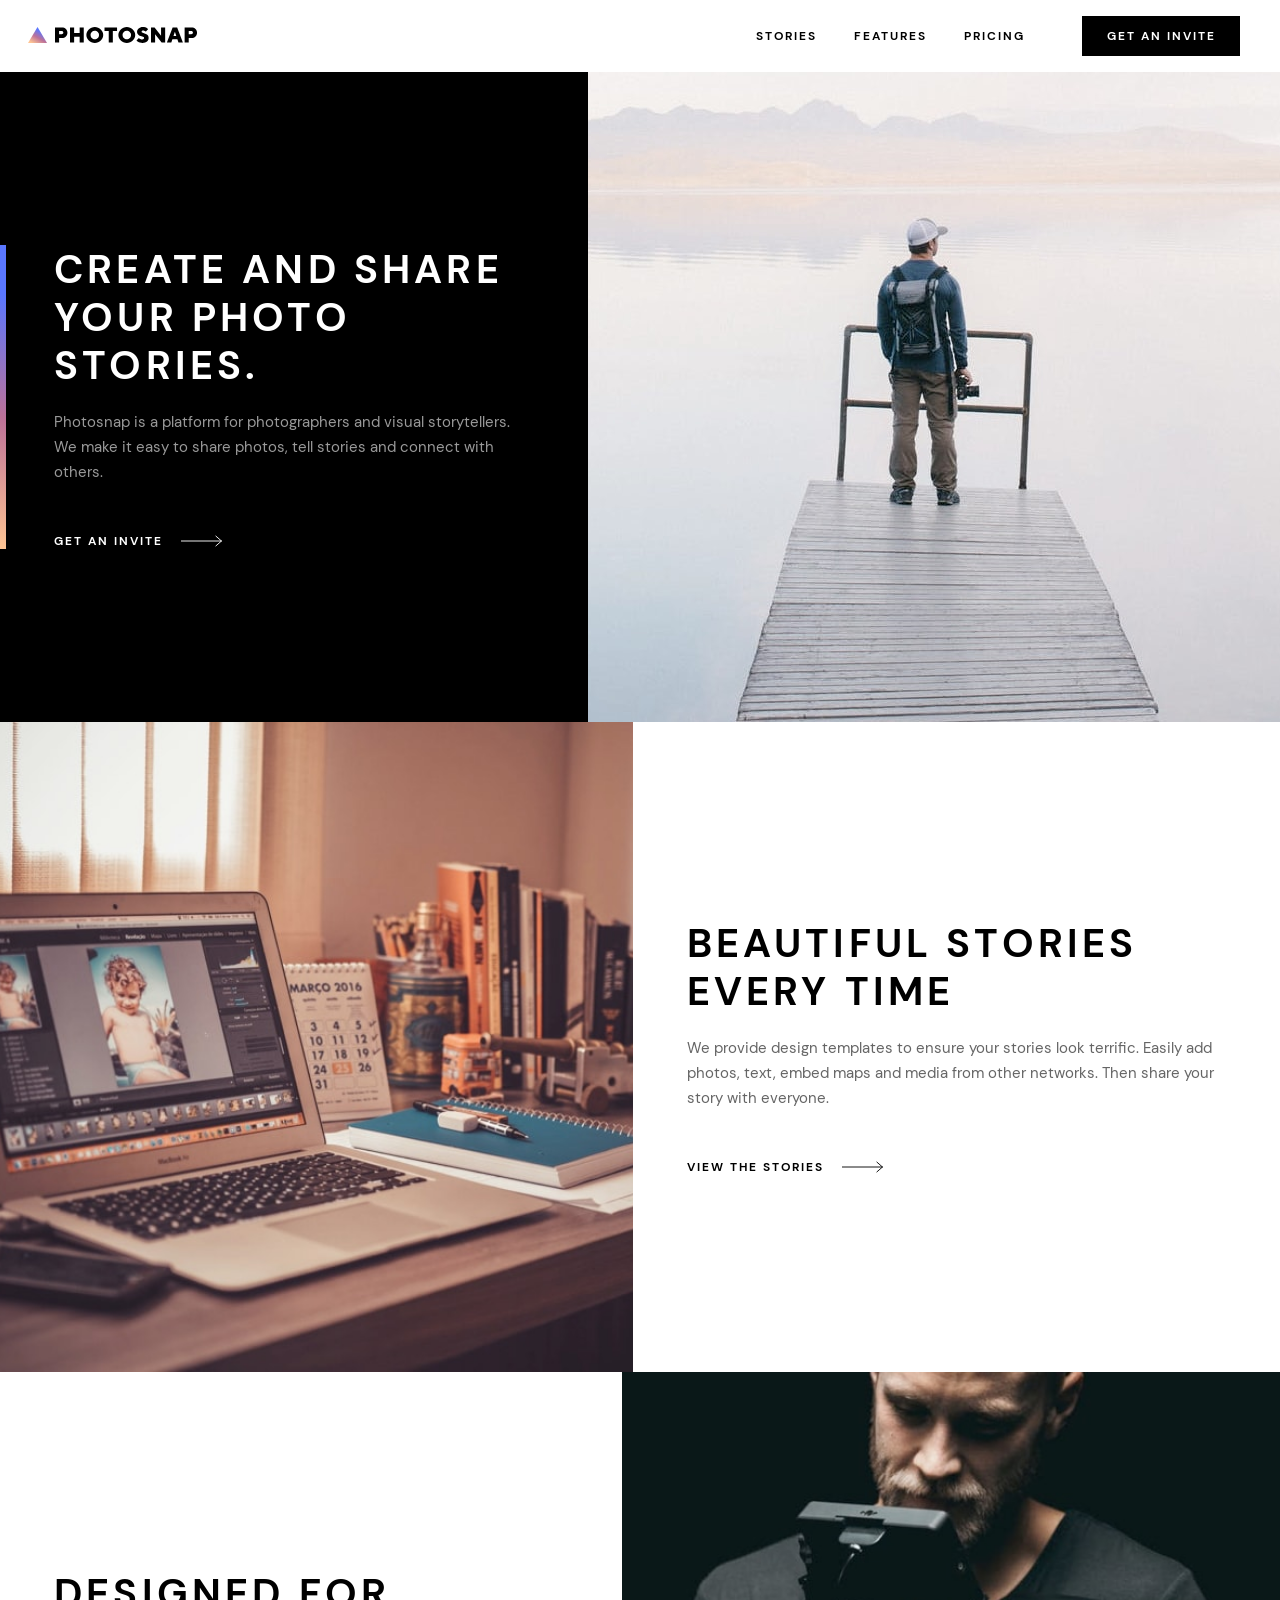
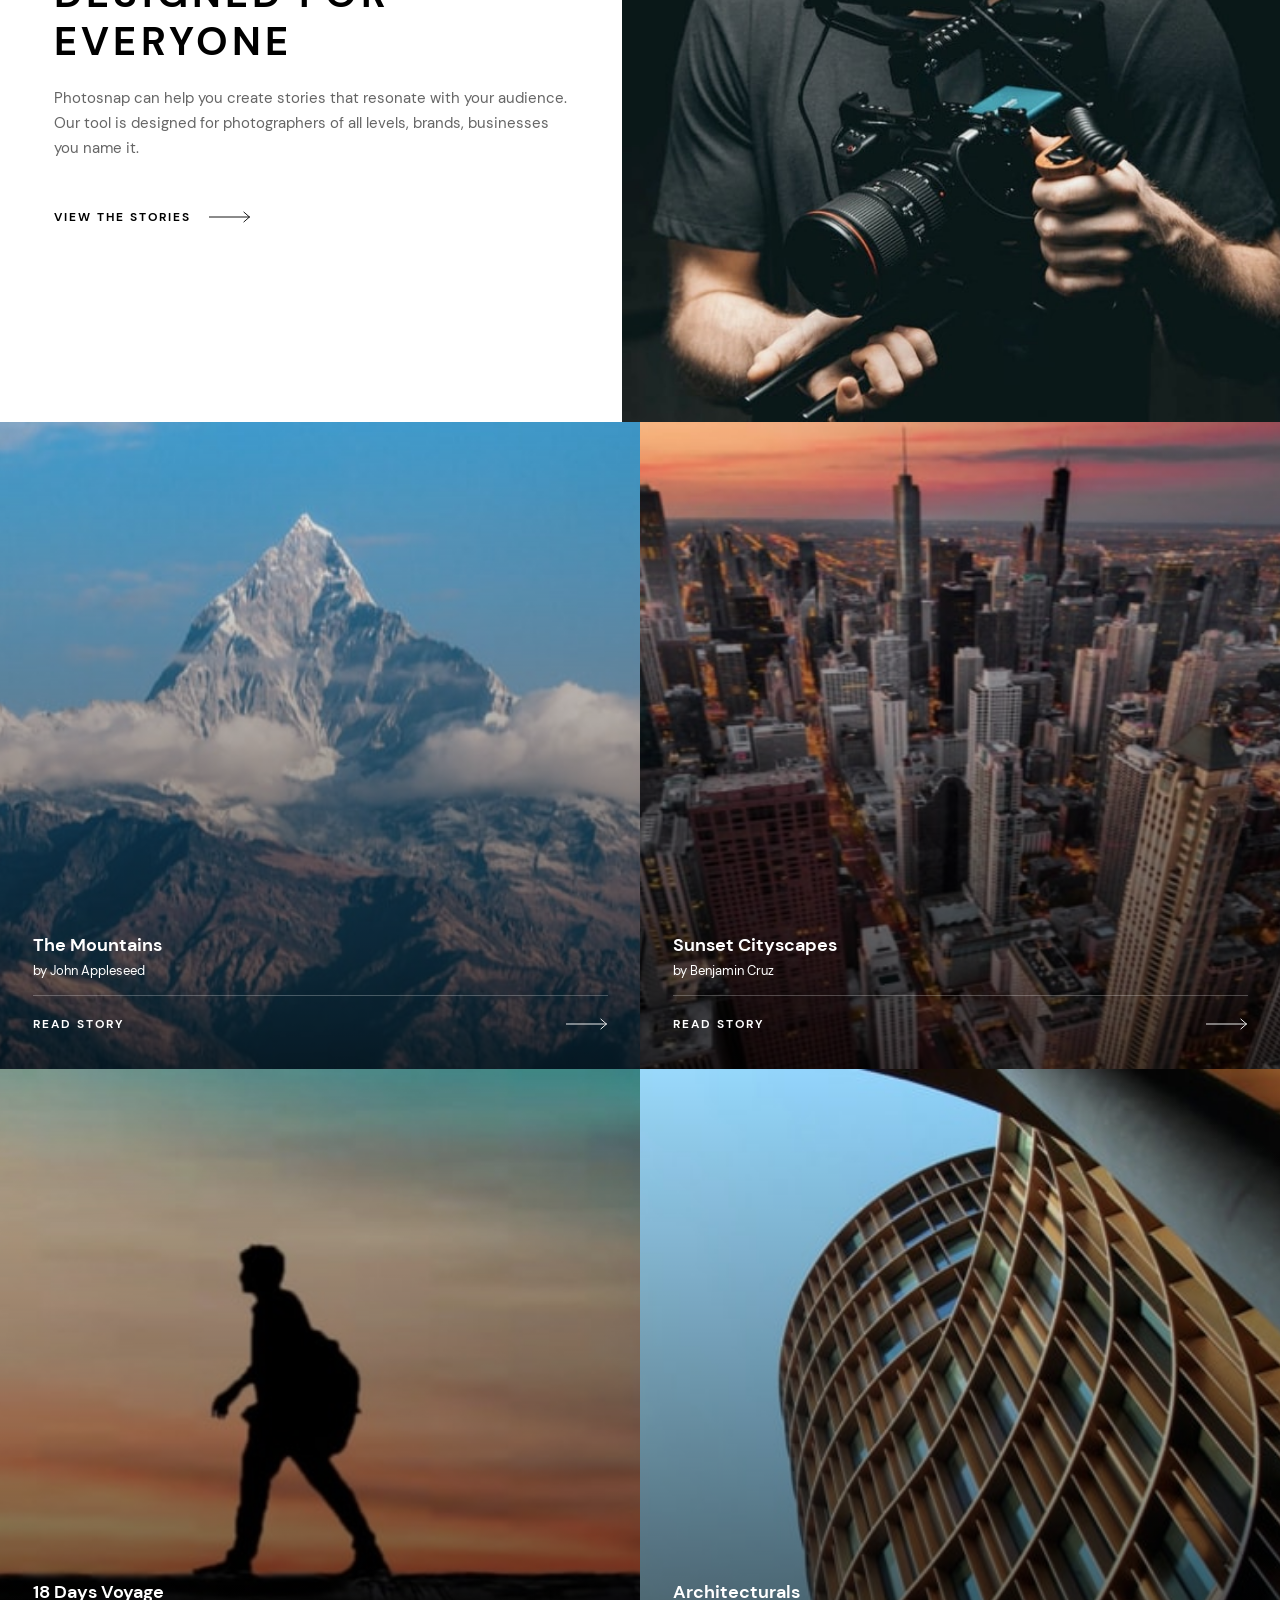
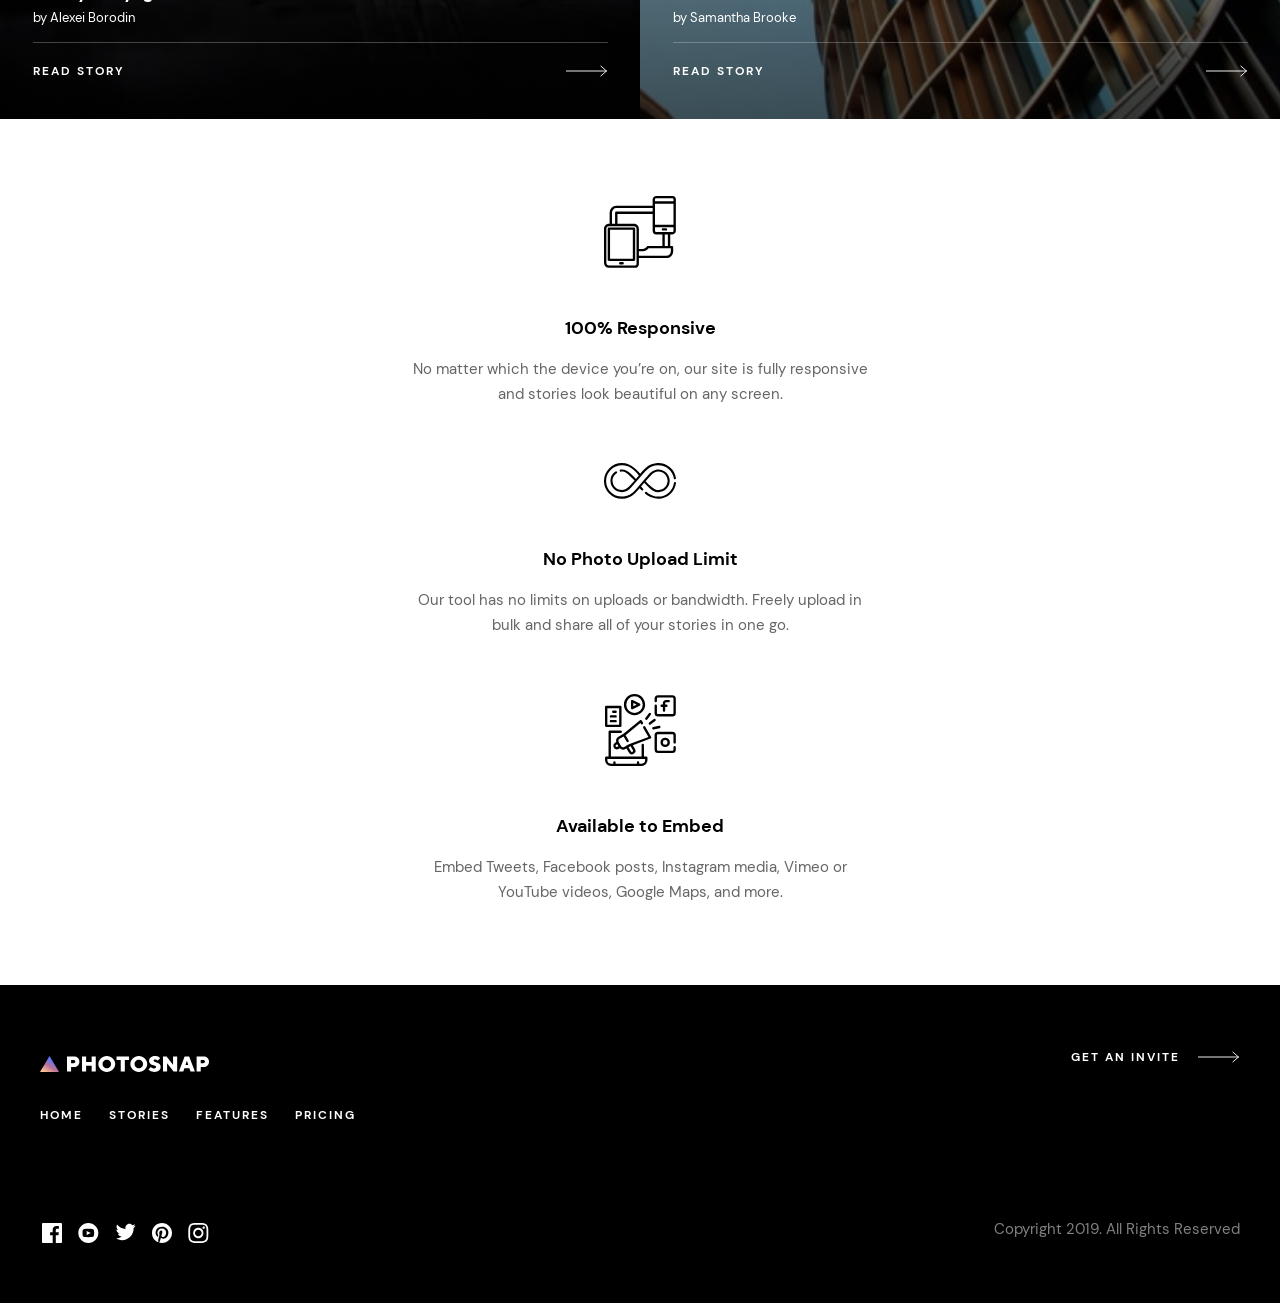
<file: index.html>
<!DOCTYPE html>
<html lang="en">

  <head>
    <meta charset="UTF-8" />
    <meta http-equiv="X-UA-Compatible" content="IE=edge" />
    <meta name="viewport" content="width=device-width, initial-scale=1.0" />
    <link rel="icon" href="Assets/favicon-32x32.png">
    <link rel="stylesheet" href="./Css/reset.css" />
    <link rel="stylesheet" href="./Css/style.css" />
    <link
      rel="shortcut icon"
      href="./Assets/favicon-32x32.png"
      type="image/x-icon"
    />
    <title>Photosnap - Home</title>
  </head>
  <body>
    <header>

      <div id="nav_bar" class="header_wrapper">

        <div class="site_logo">
          <a href="./index.html"><img src="./Assets/shared/desktop/logo.svg" alt="site logo">
          </a>
        </div>
        <div class="centred_items">
          <label>

            <input type="checkbox" id="checkbox" />
            <span class="menu" id="hamburger">
              <span class="hamburger"></span>
            </span>
            <ul class="burger_list">

              <li><a class="hover_op" href="./stories.html">STORIES</a></li>
              <li><a class="hover_op" href="./features.html">FEATURES</a></li>
              <li><a class="hover_op" href="./pricing.html">PRICING</a></li>
              <li class="divider"></li>
              <li>
                <a class="invite centred_items" href="./index.html"
                  >GET AN INVITE</a
                >
              </li>
            </ul>
          </label>
        </div>
        <div class="classic_navbar">
          <div class="nav_bar_flex">
            <a class="classic_navbar_t" href="./stories.html">STORIES</a>
            <a class="classic_navbar_t" href="./features.html">FEATURES</a>
            <a class="classic_navbar_t" href="./pricing.html">PRICING</a>
          </div>
          <a class="classic_navbar_invite" href="./index.html">GET AN INVITE</a>
        </div>
      </div>
    </header>
    <button id="fixed-button" class="bob_effect" onclick="scrollUp()">
      <img src="./Assets/mouse-cursor.png" alt="" />
    </button>
    <section>
      <div class="create_and_share">
        <div class="image_container">
          <img
            class="image_container mobile_images"
            src="./Assets/home/mobile/create-and-share.jpg"
            alt="Creat and share image"
          />
          <img
            class="image_container tablet_images"
            src="./Assets/home/desktop/create-and-share.jpg"
            alt="Creat and share image"
          />
          <img
            class="image_container desktop_images"
            src="./Assets/home/desktop/create-and-share.jpg"
            alt="Creat and share image"
          />
        </div>
        <div class="content_container first_container">
          <div id="colorful_divider_left"></div>
          <div class="content_childF">
            <div id="colorful_divider"></div>

            <div class="content_max_width">
              <h1 class="firstH">Create and share your photo stories.</h1>
              <p class="firstP">
                Photosnap is a platform for photographers and visual
                storytellers. We make it easy to share photos, tell stories and
                connect with others.
              </p>
              <div class="invite_arrow">
                <h4 class="firstInvite hover-underline-animation">
                  GET AN INVITE
                </h4>
                <img
                  class="arrow_container"
                  src="./Assets/shared/desktop/arrow-white.svg"
                  alt="white arrow"
                />
              </div>

            </div>
          </div>
        </div>
      </div>
      <div class="beautiful_stories">
        <div class="image_container">
          <img
            class="image_container mobile_images"
            src="./Assets/home/mobile/beautiful-stories.jpg"
            alt="Creat and share image"
          />
          <img
            class="image_container tablet_images"
            src="./Assets/home/desktop/beautiful-stories.jpg"
            alt="Creat and share image"
          />
          <img
            class="image_container desktop_images"
            src="./Assets/home/desktop/beautiful-stories.jpg"
            alt="Creat and share image"
          />
        </div>
        <div class="content_container">
          <div class="content_child">
            <h1 class="content_headerTxt">
              BEAUTIFUL STORIES <br />
              EVERY TIME
            </h1>
            <p class="content_ParagrapTxt">
              We provide design templates to ensure your stories look terrific.
              Easily add photos, text, embed maps and media from other networks.
              Then share your story with everyone.
            </p>
            <div class="invite_arrow">
              <h4 class="content_invite hover-underline-animation black">
                VIEW THE STORIES
              </h4>
              <img
                class="arrow_container"
                src="./Assets/shared/desktop/arrow-black.svg"
                alt="black arrow"
              />
            </div>
          </div>
        </div>
      </div>
      <div class="designed_for_everyone">
        <div class="image_container">
          <img
            class="image_container mobile_images"
            src="./Assets/home/mobile/designed-for-everyone.jpg"
            alt="Creat and share image"
          />
          <img
            class="image_container tablet_images"
            src="./Assets/home/desktop/designed-for-everyone.jpg"
            alt="Creat and share image"
          />
          <img
            class="image_container desktop_images"
            src="./Assets/home/desktop/designed-for-everyone.jpg"
            alt="Creat and share image"
          />
        </div>
        <div class="content_container">
          <div class="content_child">
            <h1 class="content_headerTxt">DESIGNED FOR EVERYONE</h1>
            <p class="content_ParagrapTxt">
              Photosnap can help you create stories that resonate with your
              audience. Our tool is designed for photographers of all levels,
              brands, businesses you name it.
            </p>
            <div class="invite_arrow">
              <h4 class="content_invite hover-underline-animation black">
                VIEW THE STORIES
              </h4>
              <img
                class="arrow_container"
                src="./Assets/shared/desktop/arrow-black.svg"
                alt="black arrow"
              />
            </div>
          </div>
        </div>
      </div>
    </section>
    <section>
      <div>
        <div>
          <div class="tablet_view">
            <div class="image_container_popup">
              <img

                class="image_container image_up"
                src="./Assets/stories/mobile/mountains.jpg"
                alt="mountains image"
              />
              <div class="blur_effect image_up"></div>

              <div class="galery_textcontent">
                <div class="galery_textcontent_inner">
                  <div>
                    <h5 class="galeryH">The Mountains</h5>
                    <p class="galeryP">by John Appleseed</p>
                  </div>
                  <div class="galery_divider"></div>
                  <div class="galery_flex">
                    <h6 class="galeryh6 hover-underline-animation">
                      READ STORY
                    </h6>
                    <img
                      class="arrow_container"
                      src="./Assets/shared/desktop/arrow-white.svg"
                      alt="white arrow"
                    />
                  </div>
                </div>
              </div>
            </div>
            <div class="image_container_popup">
              <img

                class="image_container image_up"
                src="./Assets/stories/mobile/cityscapes.jpg"
                alt="cityscapes image"
              />
              <div class="blur_effect image_up"></div>

              <div class="galery_textcontent">
                <div class="galery_textcontent_inner">
                  <div>
                    <h5 class="galeryH">Sunset Cityscapes</h5>
                    <p class="galeryP">by Benjamin Cruz</p>
                  </div>
                  <div class="galery_divider"></div>
                  <div class="galery_flex">
                    <h6 class="galeryh6 hover-underline-animation">
                      READ STORY
                    </h6>
                    <img
                      class="arrow_container"
                      src="./Assets/shared/desktop/arrow-white.svg"
                      alt="white arrow"
                    />
                  </div>
                </div>
              </div>
            </div>
            <div class="image_container_popup">
              <img

                class="image_container image_up"
                src="./Assets/stories/mobile/18-days-voyage.jpg"
                alt="18 daysvoyage image"
              />
              <div class="blur_effect image_up"></div>

              <div class="galery_textcontent">
                <div class="galery_textcontent_inner">
                  <div>
                    <h5 class="galeryH">18 Days Voyage</h5>
                    <p class="galeryP">by Alexei Borodin</p>
                  </div>
                  <div class="galery_divider"></div>
                  <div class="galery_flex">
                    <h6 class="galeryh6 hover-underline-animation">
                      READ STORY
                    </h6>
                    <img
                      class="arrow_container"
                      src="./Assets/shared/desktop/arrow-white.svg"
                      alt="white arrow"
                    />
                  </div>
                </div>
              </div>
            </div>
            <div class="image_container_popup">
              <img

                class="image_container image_up"
                src="./Assets/stories/mobile/architecturals.jpg"
                alt="architecturals image"
              />
              <div class="blur_effect image_up"></div>

              <div class="galery_textcontent">
                <div class="galery_textcontent_inner">
                  <div>
                    <h5 class="galeryH">Architecturals</h5>
                    <p class="galeryP">by Samantha Brooke</p>
                  </div>
                  <div class="galery_divider"></div>
                  <div class="galery_flex">
                    <h6 class="galeryh6 hover-underline-animation">
                      READ STORY
                    </h6>
                    <img
                      class="arrow_container"
                      src="./Assets/shared/desktop/arrow-white.svg"
                      alt="white arrow"
                    />
                  </div>
                </div>
              </div>
            </div>
          </div>
        </div>
      </div>
    </section>
    <section>
      <div>
        <div class="lower_div">
          <div class="centred_items_second">
            <img
              src="./Assets/features/desktop/responsive.svg"
              alt="responsive logo"
            />
            <h6 class="lowerH">100% Responsive</h6>
            <p class="lowerP">
              No matter which the device you’re on, our site is fully responsive
              and stories look beautiful on any screen.
            </p>
          </div>
          <div class="centred_items_second">
            <img
              src="./Assets/features/desktop/no-limit.svg"
              alt="no limit logo"
            />

            <h6 class="lowerH lowerHx2">No Photo Upload Limit</h6>

            <p class="lowerP">
              Our tool has no limits on uploads or bandwidth. Freely upload in
              bulk and share all of your stories in one go.
            </p>
          </div>
          <div class="centred_items_second">
            <img src="./Assets/features/desktop/embed.svg" alt="embed logo" />
            <h6 class="lowerH">Available to Embed</h6>

            <p class="lowerP lowerHx3">

              Embed Tweets, Facebook posts, Instagram media, Vimeo or YouTube
              videos, Google Maps, and more.
            </p>
          </div>
        </div>
      </div>
    </section>
    <footer class="site_bottom centred_items">
      <div class="footer_inner">
        <div class="footer_tablet1">

          <a href="./index.html"
            ><img
              class="item1"
              src="./Assets/shared/desktop/logo-white.svg"
              alt="potosnap logo"
          /></a>

          <div class="footer_contact item2">
            <div class="flip-container">
              <div class="flipper">
                <div class="front">
                  <img src="./Assets/contact/white-FB.svg" alt="Image 1" />
                </div>
                <div class="back">
                  <img src="./Assets/contact/facebook.svg" alt="Image 2" />
                </div>
              </div>
            </div>
            <div class="flip-container">
              <div class="flipper">
                <div class="front">
                  <img src="./Assets/contact/white-YT.svg" alt="Image 1" />
                </div>
                <div class="back">
                  <img src="./Assets/contact/youtube.svg" alt="Image 2" />
                </div>
              </div>
            </div>
            <div class="flip-container">
              <div class="flipper">
                <div class="front">
                  <img src="./Assets/contact/white-Tw.svg" alt="Image 1" />
                </div>
                <div class="back">
                  <img src="./Assets/contact/twitter.svg" alt="Image 2" />
                </div>
              </div>
            </div>
            <div class="flip-container">
              <div class="flipper">
                <div class="front">
                  <img src="./Assets/contact/white-Pin.svg" alt="Image 1" />
                </div>
                <div class="back">
                  <img src="./Assets/contact/pinterest.svg" alt="Image 2" />
                </div>
              </div>
            </div>
            <div class="flip-container">
              <div class="flipper">
                <div class="front">
                  <img src="./Assets/contact/white-Insta.svg" alt="Image 1" />
                </div>
                <div class="back">
                  <img src="./Assets/contact/instagram.svg" alt="Image 2" />
                </div>
              </div>
            </div>
          </div>
          <div class="footer_nav item3">

            <a class="footer_nav_p" href="./index.html">Home</a>

            <a class="footer_nav_p" href="./stories.html">Stories</a>
            <a class="footer_nav_p" href="./features.html">Features</a>
            <a class="footer_nav_p" href="./pricing.html">Pricing</a>
          </div>
        </div>
        <div class="footer_tablet2">
          <div class="invite_arrow">
            <h4 class="firstInvite hover-underline-animation">GET AN INVITE</h4>
            <img
              class="arrow_container"
              src="./Assets/shared/desktop/arrow-white.svg"
              alt="white arrow"
            />
          </div>
          <p class="all_rights">Copyright 2019. All Rights Reserved</p>
        </div>
      </div>
    </footer>
    <script src="./Javascript/script.js"></script>
  </body>
</html>
</file>
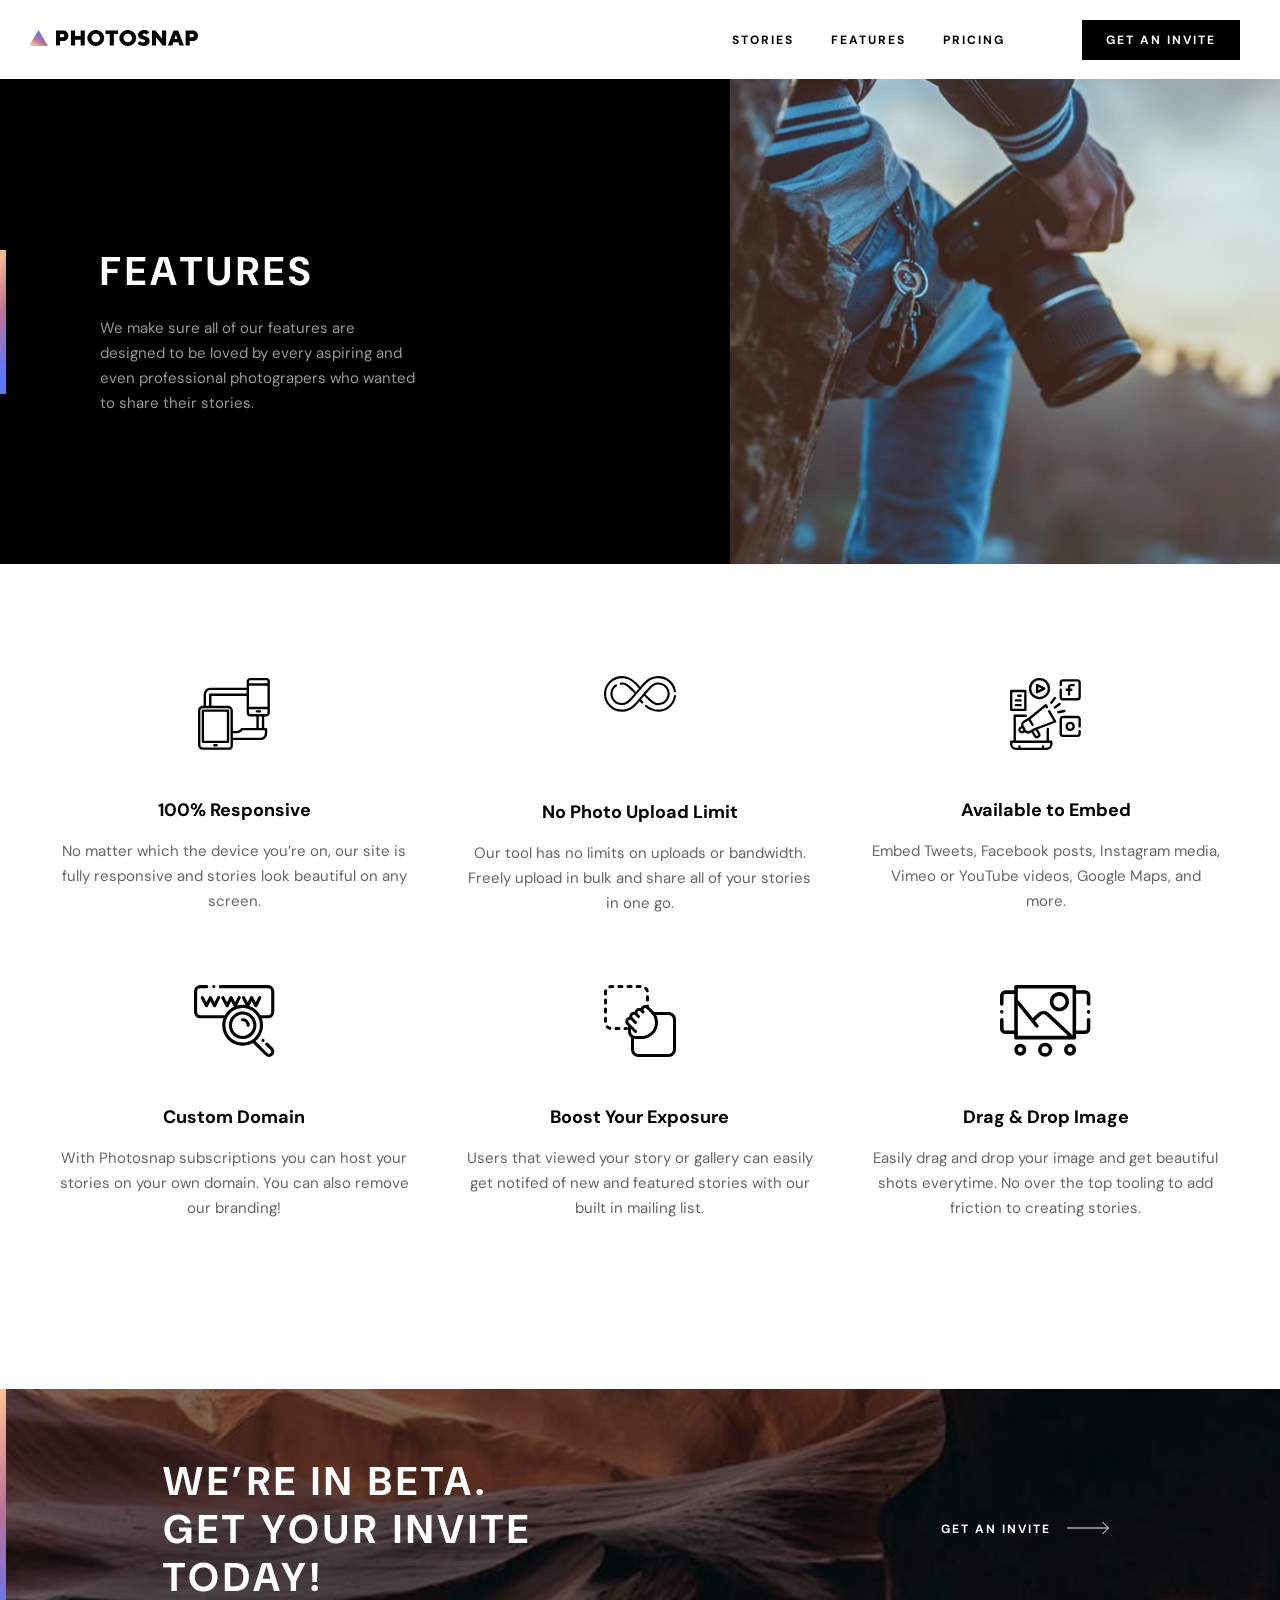
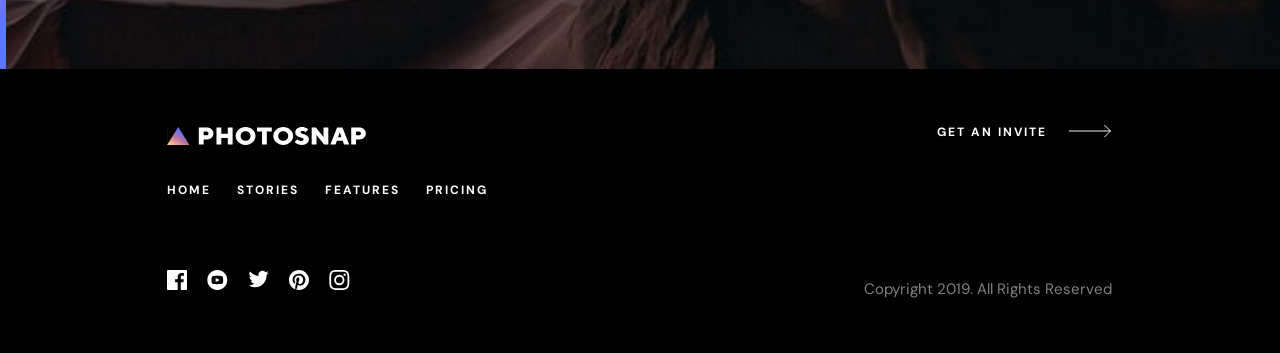
<file: features.html>
<!DOCTYPE html>
<html lang="en">

<head>
    <meta charset="UTF-8">
    <link rel="preconnect" href="https://fonts.googleapis.com">
    <link rel="preconnect" href="https://fonts.gstatic.com" crossorigin>
    <link
        href="https://fonts.googleapis.com/css2?family=Bai+Jamjuree:wght@400;600&family=DM+Sans:wght@400;700&display=swap"
        rel="stylesheet">
    <meta http-equiv="X-UA-Compatible" content="IE=edge">
    <meta name="viewport" content="width=device-width, initial-scale=1.0">
    <link rel="icon" href="Assets/favicon-32x32.png">
    <link rel="stylesheet" href="./features.css">
    <link rel="stylesheet" href="./feature-media.css">
    <title>Photosnap</title>
</head>

<body>
    <header>
        <div class="logo">
            <a href="./index.html">
                <img src="./Assets/shared/desktop/logo.svg" alt="logo">
            </a>
            <button class="btn">
                <span></span>
                <span></span>
            </button>
        </div>

        <div class="menu">
            <ul>
                <li><a href="./stories.html">STORIES</a></li>
                <li><a href="./features.html">FEATURES</a></li>
                <li><a href="./pricing.html">PRICING</a></li>
                <li class="divider"></li>
                <li class="invite-li"><a class="invite" href="./index.html"></a>GET AN INVITE</li>
            </ul>
        </div>
        <div class="menu-clasic">
            <ul>
                <li class="menu-clasic-hover"><a href="./stories.html">STORIES</a></li>
                <li class="menu-clasic-hover"><a href="./features.html">FEATURES</a></li>
                <li class="menu-clasic-hover"><a href="./pricing.html">PRICING</a></li>
                <li class="invite-li-media"><a href="./index.html"></a>GET AN INVITE</li>
            </ul>
        </div>
    </header>

    <main>
        <section class="section-one">
            <div class="images-cont">
                <img class="hero-mobile" src="./Assets/features/mobile/hero.jpg" alt="hero">
                <img class="hero-tablet" src="./Assets/features/tablet/hero.jpg" alt="hero">
                <img class="hero-desktop" src="./Assets/features/desktop/hero.jpg" alt="hero">
            </div>
            <div class="line-one"></div>
            <div class="text">
                <h1 class="text-h1">FEATURES</h1>
                <p class="text-p">We make sure all of our features are designed to be loved by every aspiring and even
                    professional photograpers who wanted to share their stories.</p>
            </div>
        </section>

        <section class="section-two">
            <div class="txt">
                <img src="./Assets/features/desktop/responsive.svg" alt="responsive">
                <h2 class="txt-h2">100% Responsive</h2>
                <p class="txt-p">No matter which the device you’re on, our site is fully responsive and stories look
                    beautiful on any screen.</p>
            </div>
            <div class="txt">
                <img class="unlimit" src="./Assets/features/desktop/no-limit.svg" alt="no-limit">
                <h2 class="txt-h2">No Photo Upload Limit</h2>
                <p class="txt-p">Our tool has no limits on uploads or bandwidth. Freely upload in bulk and share all of
                    your stories in one go.</p>
            </div>
            <div class="txt">
                <img src="./Assets/features/desktop/embed.svg" alt="embed">
                <h2 class="txt-h2">Available to Embed</h2>
                <p class="txt-p">Embed Tweets, Facebook posts, Instagram media, Vimeo or YouTube videos, Google Maps,
                    and more. </p>
            </div>
            <div class="txt">
                <img src="./Assets/features/desktop/custom-domain.svg" alt="custom-domain">
                <h2 class="txt-h2">Custom Domain</h2>
                <p class="txt-p">With Photosnap subscriptions you can host your stories on your own domain. You can also
                    remove our branding!</p>
            </div>
            <div class="txt">
                <img src="./Assets/features/desktop/boost-exposure.svg" alt="boost-exposure">
                <h2 class="txt-h2">Boost Your Exposure</h2>
                <p class="txt-p">Users that viewed your story or gallery can easily get notifed of new and featured
                    stories with our built in mailing list.</p>
            </div>
            <div class="txt">
                <img src="./Assets/features/desktop/drag-drop.svg" alt="drag-drop">
                <h2 class="txt-h2">Drag & Drop Image</h2>
                <p class="txt-p">Easily drag and drop your image and get beautiful shots everytime. No over the top
                    tooling to add friction to creating stories.</p>
            </div>
        </section>

        <section class="section-three">
            <div class="line-two"></div>
            <div class="beta">
                <h1 class="beta-h1">We’re in beta. Get your invite today!</h1>
                <div class="beta-two-elements">
                    <p class="beta-p">GET AN INVITE</p>
                    <svg xmlns="http://www.w3.org/2000/svg" width="43" height="14">
                        <g fill="none" fill-rule="evenodd" stroke="#f2f2f2">
                            <path d="M0 7h41.864M35.428 1l6 6-6 6" />
                        </g>
                    </svg>
                </div>
            </div>
        </section>
    </main>

    <footer>
        <div class="footer-up">
            <div class="div-footer-logo">
                <a href="./index.html">
                    <img class="footer-logo" src="./Assets/shared/desktop/logo-white.svg" alt="">
                </a>
            </div>
            <div class="reverse">
                <div class="social-icons">
                    <div class="fb">
                        <svg xmlns="http://www.w3.org/2000/svg" width="20" height="20">
                            <defs>
                                <linearGradient id="a" x1="100%" x2="0%" y1="0%" y2="100%">
                                    <stop offset="0%" stop-color="#63AFDB" />
                                    <stop offset="100%" stop-color="#6028F1" />
                                </linearGradient>
                            </defs>
                            <path fill="url(#a)"
                                d="M18.896 0H1.104C.494 0 0 .494 0 1.104v17.793C0 19.506.494 20 1.104 20h9.58v-7.745H8.076V9.237h2.606V7.01c0-2.583 1.578-3.99 3.883-3.99 1.104 0 2.052.082 2.329.119v2.7h-1.598c-1.254 0-1.496.597-1.496 1.47v1.928h2.989l-.39 3.018h-2.6V20h5.098c.608 0 1.102-.494 1.102-1.104V1.104C20 .494 19.506 0 18.896 0z" />
                        </svg>
                    </div>
                    <div class="youtube">
                        <svg xmlns="http://www.w3.org/2000/svg" width="21" height="20">
                            <defs>
                                <linearGradient id="b" x1="0%" x2="100%" y1="100%" y2="0%">
                                    <stop offset="0%" stop-color="#D3205A" />
                                    <stop offset="100%" stop-color="#FF5A5A" />
                                </linearGradient>
                            </defs>
                            <path fill="url(#a)"
                                d="M43.33 0c-5.523 0-10 4.478-10 10 0 5.523 4.477 10 10 10s10-4.477 10-10c0-5.522-4.477-10-10-10zm3.7 14.077c-1.75.12-5.653.12-7.402 0-1.896-.13-2.117-1.059-2.131-4.077.014-3.024.237-3.947 2.131-4.077 1.75-.12 5.652-.12 7.403 0 1.897.13 2.117 1.059 2.132 4.077-.015 3.024-.237 3.947-2.132 4.077zm-5.367-6.029l4.098 1.949-4.098 1.955V8.048z"
                                transform="translate(-33)" />
                        </svg>
                    </div>
                    <div class="tw">
                        <svg xmlns="http://www.w3.org/2000/svg" width="21" height="18">
                            <defs>
                                <linearGradient id="c" x1="100%" x2="0%" y1="16.979%" y2="83.021%">
                                    <stop offset="0%" stop-color="#65FFEB" />
                                    <stop offset="100%" stop-color="#27718A" />
                                </linearGradient>
                            </defs>
                            <path fill="url(#a)"
                                d="M86.66 3.797a8.192 8.192 0 01-2.357.646 4.11 4.11 0 001.805-2.27 8.22 8.22 0 01-2.606.996 4.096 4.096 0 00-2.995-1.296c-2.65 0-4.596 2.472-3.998 5.038a11.648 11.648 0 01-8.457-4.287 4.109 4.109 0 001.27 5.478 4.086 4.086 0 01-1.858-.513c-.045 1.901 1.318 3.68 3.291 4.075a4.113 4.113 0 01-1.853.07 4.106 4.106 0 003.833 2.85 8.25 8.25 0 01-6.075 1.7 11.616 11.616 0 006.29 1.843c7.618 0 11.922-6.434 11.662-12.205a8.354 8.354 0 002.048-2.124z"
                                transform="translate(-66 -1)" />
                        </svg>
                    </div>
                    <div class="pin">
                        <svg xmlns="http://www.w3.org/2000/svg" width="20" height="20">
                            <defs>
                                <linearGradient id="d" x1="100%" x2="0%" y1="0%" y2="100%">
                                    <stop offset="0%" stop-color="#F6C683" />
                                    <stop offset="100%" stop-color="#DE3838" />
                                </linearGradient>
                            </defs>
                            <path fill="url(#a)"
                                d="M109.99 0c-5.522 0-10 4.477-10 10 0 4.237 2.636 7.855 6.356 9.312-.088-.791-.167-2.005.035-2.868.181-.78 1.172-4.97 1.172-4.97s-.299-.6-.299-1.486c0-1.39.806-2.428 1.81-2.428.852 0 1.264.64 1.264 1.408 0 .858-.546 2.14-.828 3.33-.236.995.5 1.807 1.48 1.807 1.778 0 3.144-1.874 3.144-4.58 0-2.393-1.72-4.068-4.176-4.068-2.845 0-4.515 2.135-4.515 4.34 0 .859.33 1.781.744 2.281a.3.3 0 01.069.288l-.278 1.133c-.044.183-.145.223-.335.134-1.249-.581-2.03-2.407-2.03-3.874 0-3.154 2.292-6.052 6.608-6.052 3.469 0 6.165 2.473 6.165 5.776 0 3.447-2.173 6.22-5.19 6.22-1.013 0-1.965-.525-2.291-1.148l-.623 2.378c-.226.869-.835 1.958-1.244 2.621.937.29 1.931.446 2.962.446 5.523 0 10-4.477 10-10s-4.477-10-10-10z"
                                transform="translate(-100)" />
                        </svg>
                    </div>
                    <div class="ins">
                        <svg xmlns="http://www.w3.org/2000/svg" width="21" height="20">
                            <defs>
                                <linearGradient id="e" x1="0%" x2="50%" y1="100%" y2="0%">
                                    <stop offset="0%" stop-color="#FFC593" />
                                    <stop offset="51.945%" stop-color="#BC7198" />
                                    <stop offset="100%" stop-color="#5A77FF" />
                                </linearGradient>
                            </defs>
                            <path fill="url(#a)"
                                d="M143.32 1.802c2.67 0 2.987.01 4.042.059 2.71.123 3.976 1.409 4.099 4.099.048 1.054.057 1.37.057 4.04 0 2.672-.01 2.988-.057 4.042-.124 2.687-1.387 3.975-4.1 4.099-1.054.048-1.37.058-4.041.058-2.67 0-2.987-.01-4.04-.058-2.718-.124-3.977-1.416-4.1-4.1-.048-1.054-.058-1.37-.058-4.041 0-2.67.01-2.986.058-4.04.124-2.69 1.387-3.977 4.1-4.1 1.054-.048 1.37-.058 4.04-.058zm0-1.802c-2.716 0-3.056.012-4.123.06-3.631.167-5.65 2.182-5.816 5.817-.05 1.067-.061 1.407-.061 4.123s.012 3.057.06 4.123c.167 3.632 2.182 5.65 5.817 5.817 1.067.048 1.407.06 4.123.06s3.057-.012 4.123-.06c3.629-.167 5.652-2.182 5.816-5.817.05-1.066.061-1.407.061-4.123s-.012-3.056-.06-4.122c-.163-3.629-2.18-5.65-5.816-5.817C146.377.01 146.036 0 143.32 0zm0 4.865a5.135 5.135 0 100 10.27 5.135 5.135 0 000-10.27zm0 8.468a3.333 3.333 0 110-6.666 3.333 3.333 0 010 6.666zm5.338-9.87a1.2 1.2 0 100 2.4 1.2 1.2 0 000-2.4z"
                                transform="translate(-133)" />
                        </svg>
                    </div>
                </div>
                <div class="pages">
                    <a class="footer-page-p" href="./index.html">
                        <p>Home</p>
                    </a>
                    <a class="footer-page-p" href="./stories.html">
                        <p>Stories</p>
                    </a>
                    <a class="footer-page-p" href="./features.html">
                        <p>Features</p>
                    </a>
                    <a class="footer-page-p" href="./pricing.html">
                        <p>Pricing</p>
                    </a>
                </div>
            </div>
        </div>
        <div class="footer-down">
            <div class="beta-two-elements-footer">
                <p class="beta-p">GET AN INVITE</p>
                <svg xmlns="http://www.w3.org/2000/svg" width="43" height="14">
                    <g fill="none" fill-rule="evenodd" stroke="#f2f2f2">
                        <path d="M0 7h41.864M35.428 1l6 6-6 6" />
                    </g>
                </svg>
            </div>
            <p class="copyright">Copyright 2019. All Rights Reserved</p>
        </div>
    </footer>

    <script src="./features.js"></script>
</body>

</html>
</file>
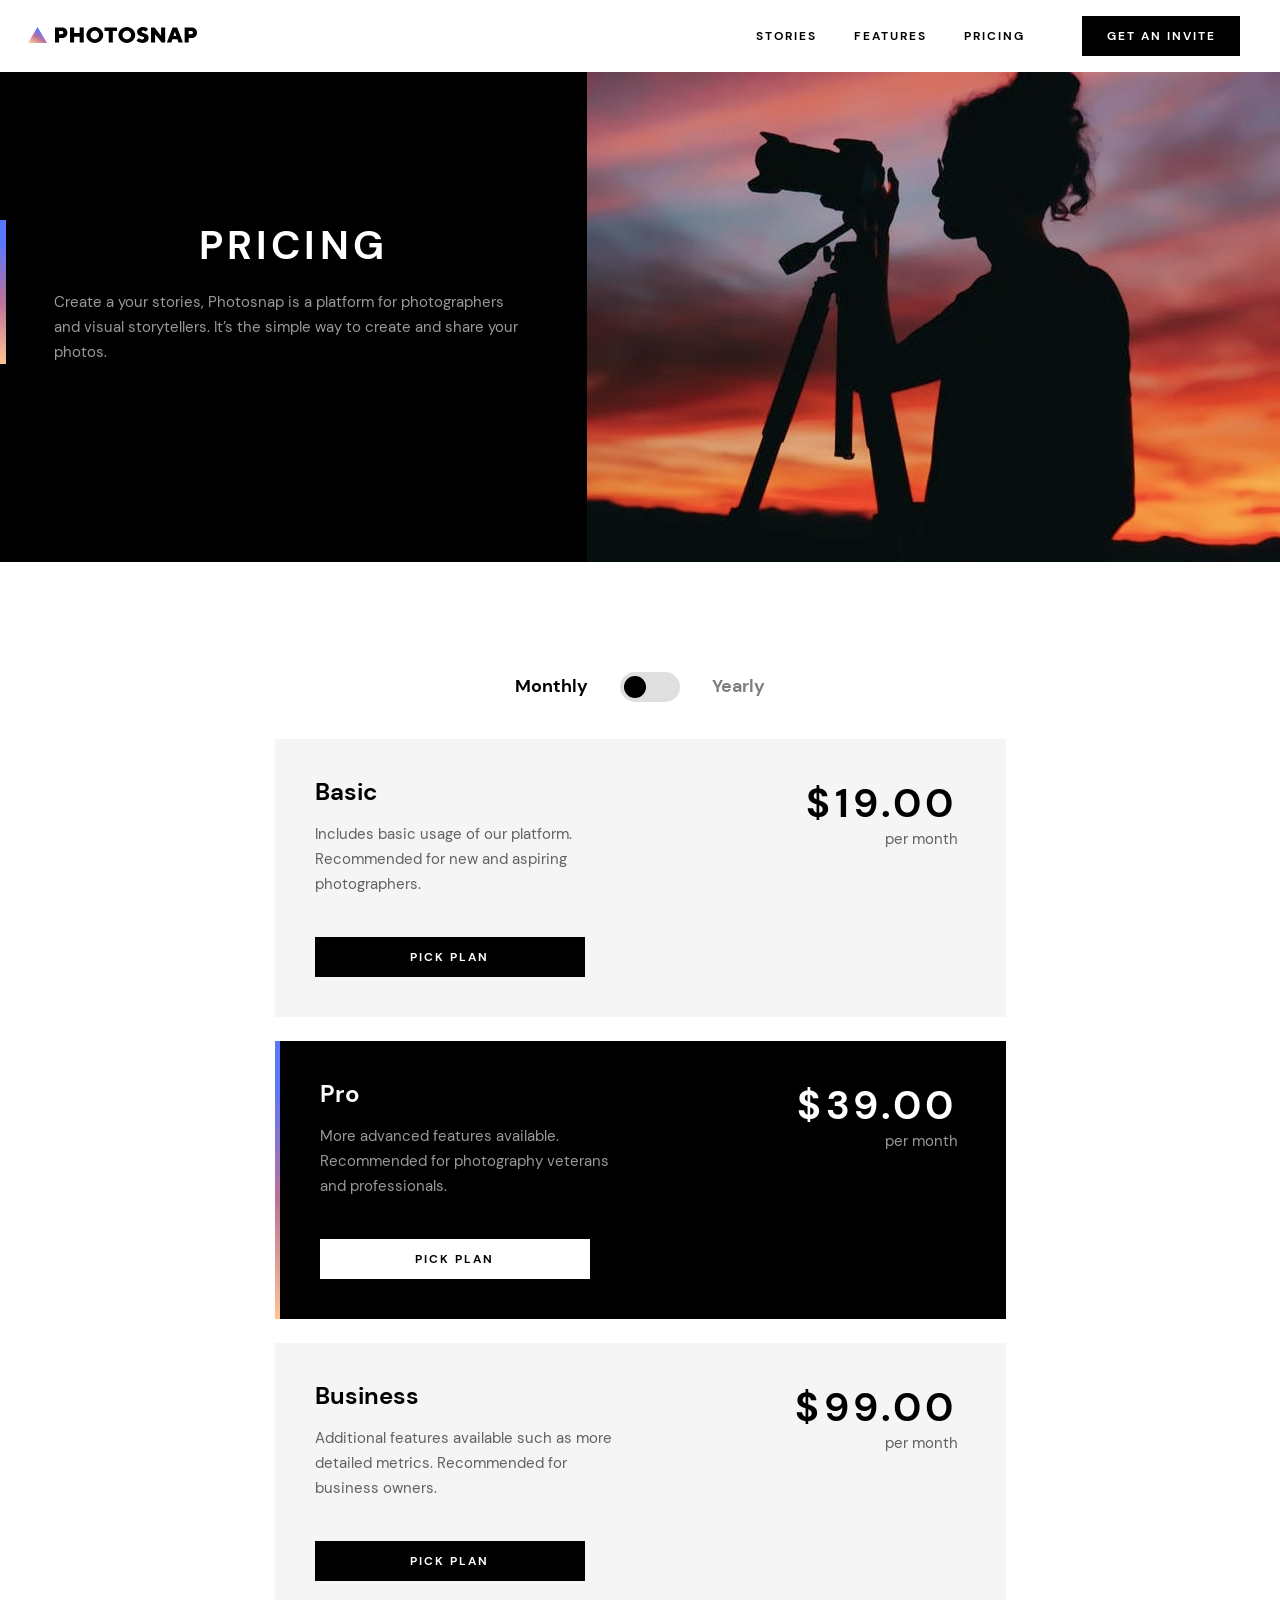
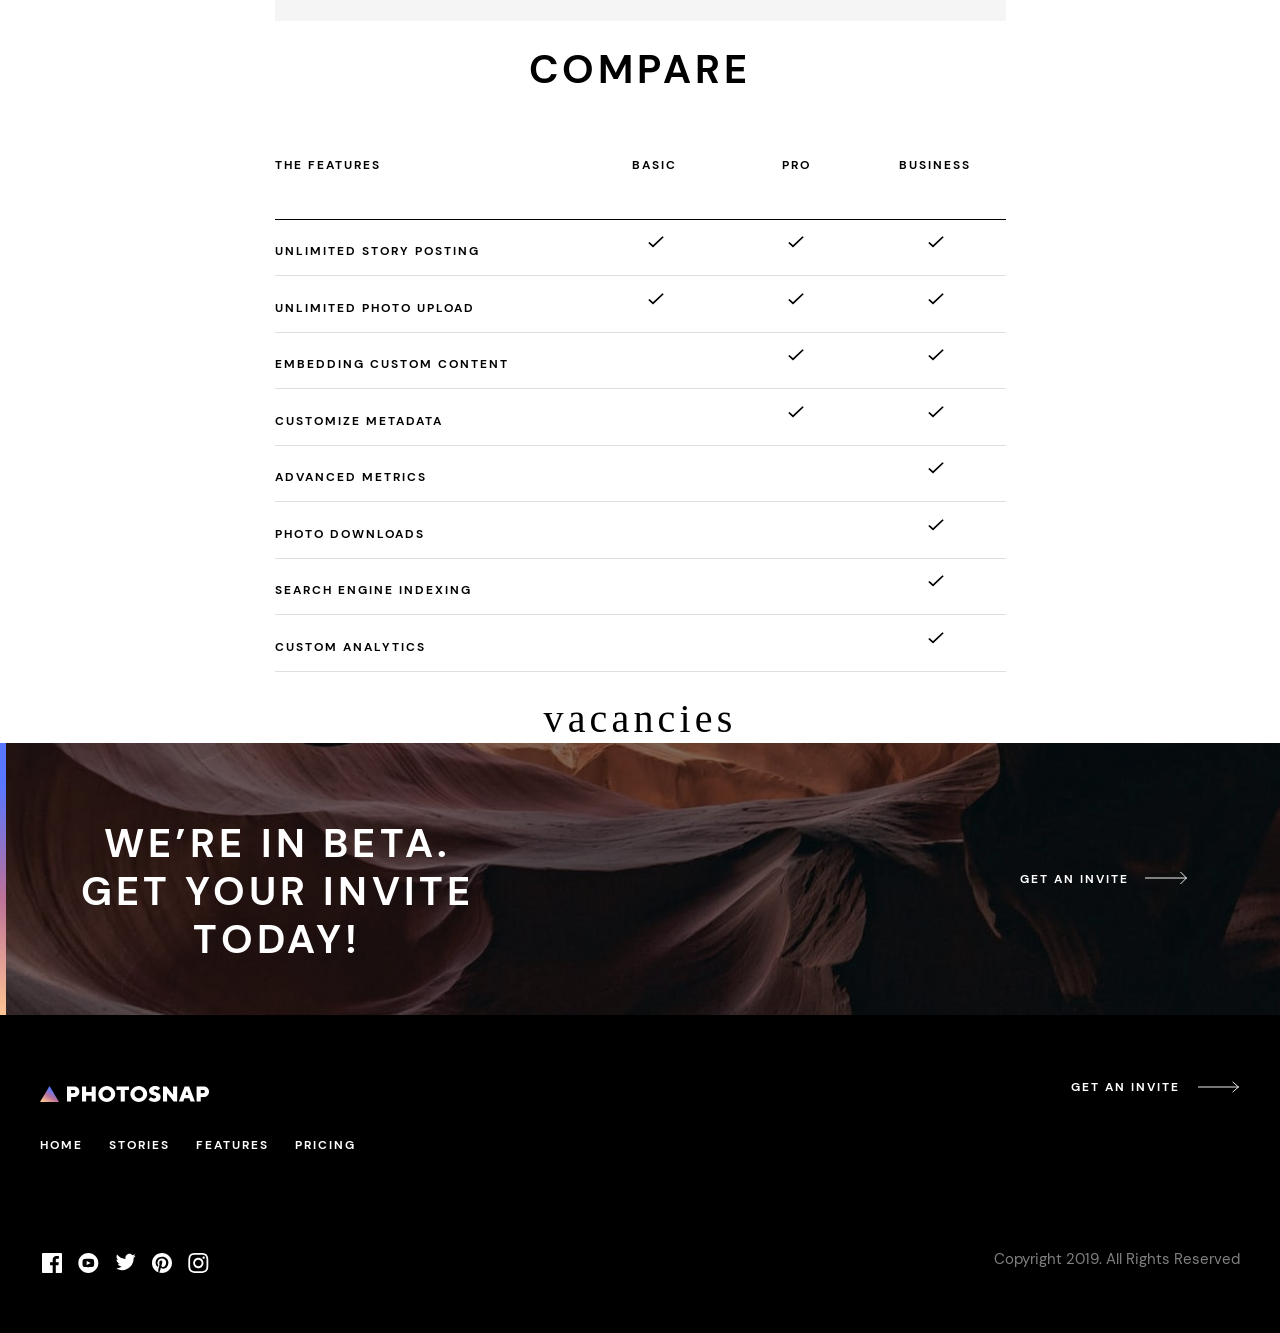
<file: pricing.html>
<!DOCTYPE html>
<html lang="en">
  <head>
    <meta charset="UTF-8" />
    <meta http-equiv="X-UA-Compatible" content="IE=edge" />
    <meta name="viewport" content="width=device-width, initial-scale=1.0" />
    <link rel="stylesheet" href="./Css/reset.css" />
    <link rel="stylesheet" href="./Css/style.css" />
    <link rel="stylesheet" href="./Css/pricing.css" />
    <link
      rel="shortcut icon"
      href="./Assets/favicon-32x32.png"
      type="image/x-icon"
    />
    <title>Photosnap - Home</title>
  </head>
  <body>
    <header>
      <div id="nav_bar" class="header_wrapper">
        <div class="site_logo">
          <a href="./index.html"
            ><img src="./Assets/shared/desktop/logo.svg" alt="site logo"
          /></a>
        </div>
        <div class="centred_items">
          <label>
            <input type="checkbox" id="checkbox" />
            <span class="menu" id="hamburger">
              <span class="hamburger"></span>
            </span>
            <ul class="burger_list">
              <li><a class="hover_op" href="./stories.html">STORIES</a></li>
              <li><a class="hover_op" href="./features.html">FEATURES</a></li>
              <li><a class="hover_op" href="./pricing.html">PRICING</a></li>
              <li class="divider"></li>
              <li>
                <a class="invite centred_items" href="./index.html"
                  >GET AN INVITE</a
                >
              </li>
            </ul>
          </label>
        </div>
        <div class="classic_navbar">
          <div class="nav_bar_flex">
            <a class="classic_navbar_t" href="./stories.html">STORIES</a>
            <a class="classic_navbar_t" href="./features.html">FEATURES</a>
            <a class="classic_navbar_t" href="./pricing.html">PRICING</a>
          </div>
          <a class="classic_navbar_invite" href="./index.html">GET AN INVITE</a>
        </div>
      </div>
    </header>
    <button id="fixed-button" class="bob_effect" onclick="scrollUp()">
      <img src="./Assets/mouse-cursor.png" alt="" />
    </button>
    <section>
      <div class="create_and_share">
        <div class="image_container2">
          <img
            class="image_container2 mobile_images"
            src="./Assets/pricing/mobile/hero.jpg"
            alt="pricing image"
          />
          <img
            class="image_container2 tablet_images"
            src="./Assets/pricing/desktop/hero.jpg"
            alt="pricing image"
          />
          <img
            class="image_container2 desktop_images"
            src="./Assets/pricing/desktop/hero.jpg"
            alt="pricing image"
          />
        </div>
        <div class="content_container first_container">
          <div class="colorful_divider_left2"></div>
          <div class="content_childF">
            <div id="colorful_divider"></div>
            <div class="content_max_width">
              <h1 class="firstH">PRICING</h1>
              <p class="firstP">
                Create a your stories, Photosnap is a platform for photographers
                and visual storytellers. It’s the simple way to create and share
                your photos.
              </p>
            </div>
          </div>
        </div>
      </div>
      <div class="yearly">
        <p id="annual1" class="annual_text choosed">Monthly</p>
        <label class="switch">
          <input id="annual_type" type="checkbox" onclick="change()" />
          <span class="slider"></span>
        </label>
        <p id="annual2" class="annual_text">Yearly</p>
      </div>
      <section class="pricing_section">
        <div class="pricing_white">
          <div class="tablet_prices">
            <div class="pricing_div">
              <h3 class="plan_name">Basic</h3>
              <p class="plan_txt">
                Includes basic usage of our platform. Recommended for new and
                aspiring photographers.
              </p>
            </div>
            <div class="align_right">
              <h1 id="price1" class="plan_price">$19.00</h1>
              <p class="plan_period">per month</p>
              <p class="per-year">per year</p>
            </div>
          </div>
          <a class="plan_btn" href="">pick plan</a>
        </div>
        <div class="flex_linear">
          <div class="pro_linear"></div>
          <div class="pricing_white middle_black">
            <div class="tablet_prices">
              <div class="pricing_div">
                <h3 class="plan_name plan_nameB">Pro</h3>
                <p class="plan_txt plan_txtB">
                  More advanced features available. Recommended for photography
                  veterans and professionals.
                </p>
              </div>
              <div class="align_right">
                <h1 id="price2" class="plan_price plan_priceB">$39.00</h1>
                <p class="plan_period plan_periodB">per month</p>
                <p class="per-yearb">per year</p>
              </div>
            </div>
            <a class="plan_btn plan_btnB" href="">pick plan</a>
          </div>
        </div>
        <div class="pricing_white">
          <div class="tablet_prices">
            <div class="pricing_div">
              <h3 class="plan_name">Business</h3>
              <p class="plan_txt">
                Additional features available such as more detailed metrics.
                Recommended for business owners.
              </p>
            </div>
            <div class="align_right">
              <h1 id="price3" class="plan_price">$99.00</h1>
              <p class="plan_period">per month</p>
              <p class="per-year">per year</p>
            </div>
          </div>
          <a class="plan_btn" href="">pick plan</a>
        </div>
      </section>
      <section>
        <div class="plan_inner">
          <h1 class="plan_head">COMPARE</h1>
          <div class="tablet_plan_header tablet_plan_header_underline">
            <h6 class="features_header">THE FEATURES</h6>
            <div class="tablet_plan_header">
              <h6 class="typename1">BASIC</h6>
              <h6 class="typename2">PRO</h6>
              <h6 class="typename3">BUSINESS</h6>
            </div>
          </div>
          <div>
            <div class="tabtablet_plans">
              <h6 class="planHeaders">UNLIMITED STORY POSTING</h6>
              <div class="planflexdiv plancontent">
                <div>
                  <p class="plantype">BASIC</p>
                  <img
                    class="plancheck"
                    src="./Assets/pricing/desktop/check.svg"
                    alt=""
                  />
                </div>
                <div>
                  <p class="plantype">PRO</p>
                  <img
                    class="plancheck"
                    src="./Assets/pricing/desktop/check.svg"
                    alt=""
                  />
                </div>
                <div>
                  <p class="plantype">BUSINESS</p>
                  <img
                    class="plancheck"
                    src="./Assets/pricing/desktop/check.svg"
                    alt=""
                  />
                </div>
              </div>
            </div>
            <h6 class="planHeaders">UNLIMITED PHOTO UPLOAD</h6>
            <div class="planflexdiv plancontent">
              <div>
                <p class="plantype">BASIC</p>
                <img
                  class="plancheck"
                  src="./Assets/pricing/desktop/check.svg"
                  alt=""
                />
              </div>
              <div>
                <p class="plantype">PRO</p>
                <img
                  class="plancheck"
                  src="./Assets/pricing/desktop/check.svg"
                  alt=""
                />
              </div>
              <div>
                <p class="plantype">BUSINESS</p>
                <img
                  class="plancheck"
                  src="./Assets/pricing/desktop/check.svg"
                  alt=""
                />
              </div>
            </div>
            <h6 class="planHeaders">EMBEDDING CUSTOM CONTENT</h6>
            <div class="planflexdiv plancontent">
              <div>
                <p class="plantype">BASIC</p>
              </div>
              <div>
                <p class="plantype">PRO</p>
                <img
                  class="plancheck"
                  src="./Assets/pricing/desktop/check.svg"
                  alt=""
                />
              </div>
              <div>
                <p class="plantype">BUSINESS</p>
                <img
                  class="plancheck"
                  src="./Assets/pricing/desktop/check.svg"
                  alt=""
                />
              </div>
            </div>
            <h6 class="planHeaders">CUSTOMIZE METADATA</h6>
            <div class="planflexdiv plancontent">
              <div>
                <p class="plantype">BASIC</p>
              </div>
              <div>
                <p class="plantype">PRO</p>
                <img
                  class="plancheck"
                  src="./Assets/pricing/desktop/check.svg"
                  alt=""
                />
              </div>
              <div>
                <p class="plantype">BUSINESS</p>
                <img
                  class="plancheck"
                  src="./Assets/pricing/desktop/check.svg"
                  alt=""
                />
              </div>
            </div>
            <h6 class="planHeaders">ADVANCED METRICS</h6>
            <div class="planflexdiv plancontent">
              <div>
                <p class="plantype">BASIC</p>
              </div>
              <div>
                <p class="plantype">PRO</p>
              </div>
              <div>
                <p class="plantype">BUSINESS</p>
                <img
                  class="plancheck"
                  src="./Assets/pricing/desktop/check.svg"
                  alt=""
                />
              </div>
            </div>
            <h6 class="planHeaders">PHOTO DOWNLOADS</h6>
            <div class="planflexdiv plancontent">
              <div>
                <p class="plantype">BASIC</p>
              </div>
              <div>
                <p class="plantype">PRO</p>
              </div>
              <div>
                <p class="plantype">BUSINESS</p>
                <img
                  class="plancheck"
                  src="./Assets/pricing/desktop/check.svg"
                  alt=""
                />
              </div>
            </div>
            <h6 class="planHeaders">SEARCH ENGINE INDEXING</h6>
            <div class="planflexdiv plancontent">
              <div>
                <p class="plantype">BASIC</p>
              </div>
              <div>
                <p class="plantype">PRO</p>
              </div>
              <div>
                <p class="plantype">BUSINESS</p>
                <img
                  class="plancheck"
                  src="./Assets/pricing/desktop/check.svg"
                  alt=""
                />
              </div>
            </div>
            <h6 class="planHeaders">CUSTOM ANALYTICS</h6>
            <div class="planflexdiv plancontent">
              <div>
                <p class="plantype">BASIC</p>
              </div>
              <div>
                <p class="plantype">PRO</p>
              </div>
              <div>
                <p class="plantype">BUSINESS</p>
                <img
                  class="plancheck"
                  src="./Assets/pricing/desktop/check.svg"
                  alt=""
                />
              </div>
            </div>
          </div>
        </div>
      </section>
      <div id="github-data">
        <h1>vacancies</h1>
      
      </div>
      <section class="section-three">
        <div class="line-two"></div>
        <div class="beta">
          <h1 class="beta-h1">We’re in beta. Get your invite today!</h1>
          <div class="beta-two-elements">
            <p class="beta-p hover-underline-animation">GET AN INVITE</p>
            <svg xmlns="http://www.w3.org/2000/svg" width="43" height="14">
              <g fill="none" fill-rule="evenodd" stroke="#f2f2f2">
                <path d="M0 7h41.864M35.428 1l6 6-6 6" />
              </g>
            </svg>
          </div>
        </div>
      </section>
    </section>
    <footer class="site_bottom centred_items">
      <div class="footer_inner">
        <div class="footer_tablet1">
          <a href="./index.html"
            ><img
              class="item1"
              src="./Assets/shared/desktop/logo-white.svg"
              alt="potosnap logo"
          /></a>
          <div class="footer_contact item2">
            <div class="flip-container">
              <div class="flipper">
                <div class="front">
                  <img src="./Assets/contact/white-FB.svg" alt="Image 1" />
                </div>
                <div class="back">
                  <img src="./Assets/contact/facebook.svg" alt="Image 2" />
                </div>
              </div>
            </div>
            <div class="flip-container">
              <div class="flipper">
                <div class="front">
                  <img src="./Assets/contact/white-YT.svg" alt="Image 1" />
                </div>
                <div class="back">
                  <img src="./Assets/contact/youtube.svg" alt="Image 2" />
                </div>
              </div>
            </div>
            <div class="flip-container">
              <div class="flipper">
                <div class="front">
                  <img src="./Assets/contact/white-Tw.svg" alt="Image 1" />
                </div>
                <div class="back">
                  <img src="./Assets/contact/twitter.svg" alt="Image 2" />
                </div>
              </div>
            </div>
            <div class="flip-container">
              <div class="flipper">
                <div class="front">
                  <img src="./Assets/contact/white-Pin.svg" alt="Image 1" />
                </div>
                <div class="back">
                  <img src="./Assets/contact/pinterest.svg" alt="Image 2" />
                </div>
              </div>
            </div>
            <div class="flip-container">
              <div class="flipper">
                <div class="front">
                  <img src="./Assets/contact/white-Insta.svg" alt="Image 1" />
                </div>
                <div class="back">
                  <img src="./Assets/contact/instagram.svg" alt="Image 2" />
                </div>
              </div>
            </div>
          </div>
          <div class="footer_nav item3">
            <a class="footer_nav_p" href="./index.html">Home</a>
            <a class="footer_nav_p" href="./stories.html">Stories</a>
            <a class="footer_nav_p" href="./features.html">Features</a>
            <a class="footer_nav_p" href="./pricing.html">Pricing</a>
          </div>
        </div>
        <div class="footer_tablet2">
          <div class="invite_arrow">
            <h4 class="firstInvite hover-underline-animation">GET AN INVITE</h4>
            <img
              class="arrow_container"
              src="./Assets/shared/desktop/arrow-white.svg"
              alt="white arrow"
            />
          </div>
          <p class="all_rights">Copyright 2019. All Rights Reserved</p>
        </div>
      </div>
    </footer>
    <script src="./Javascript/script.js"></script>
  </body>
</html>
</file>
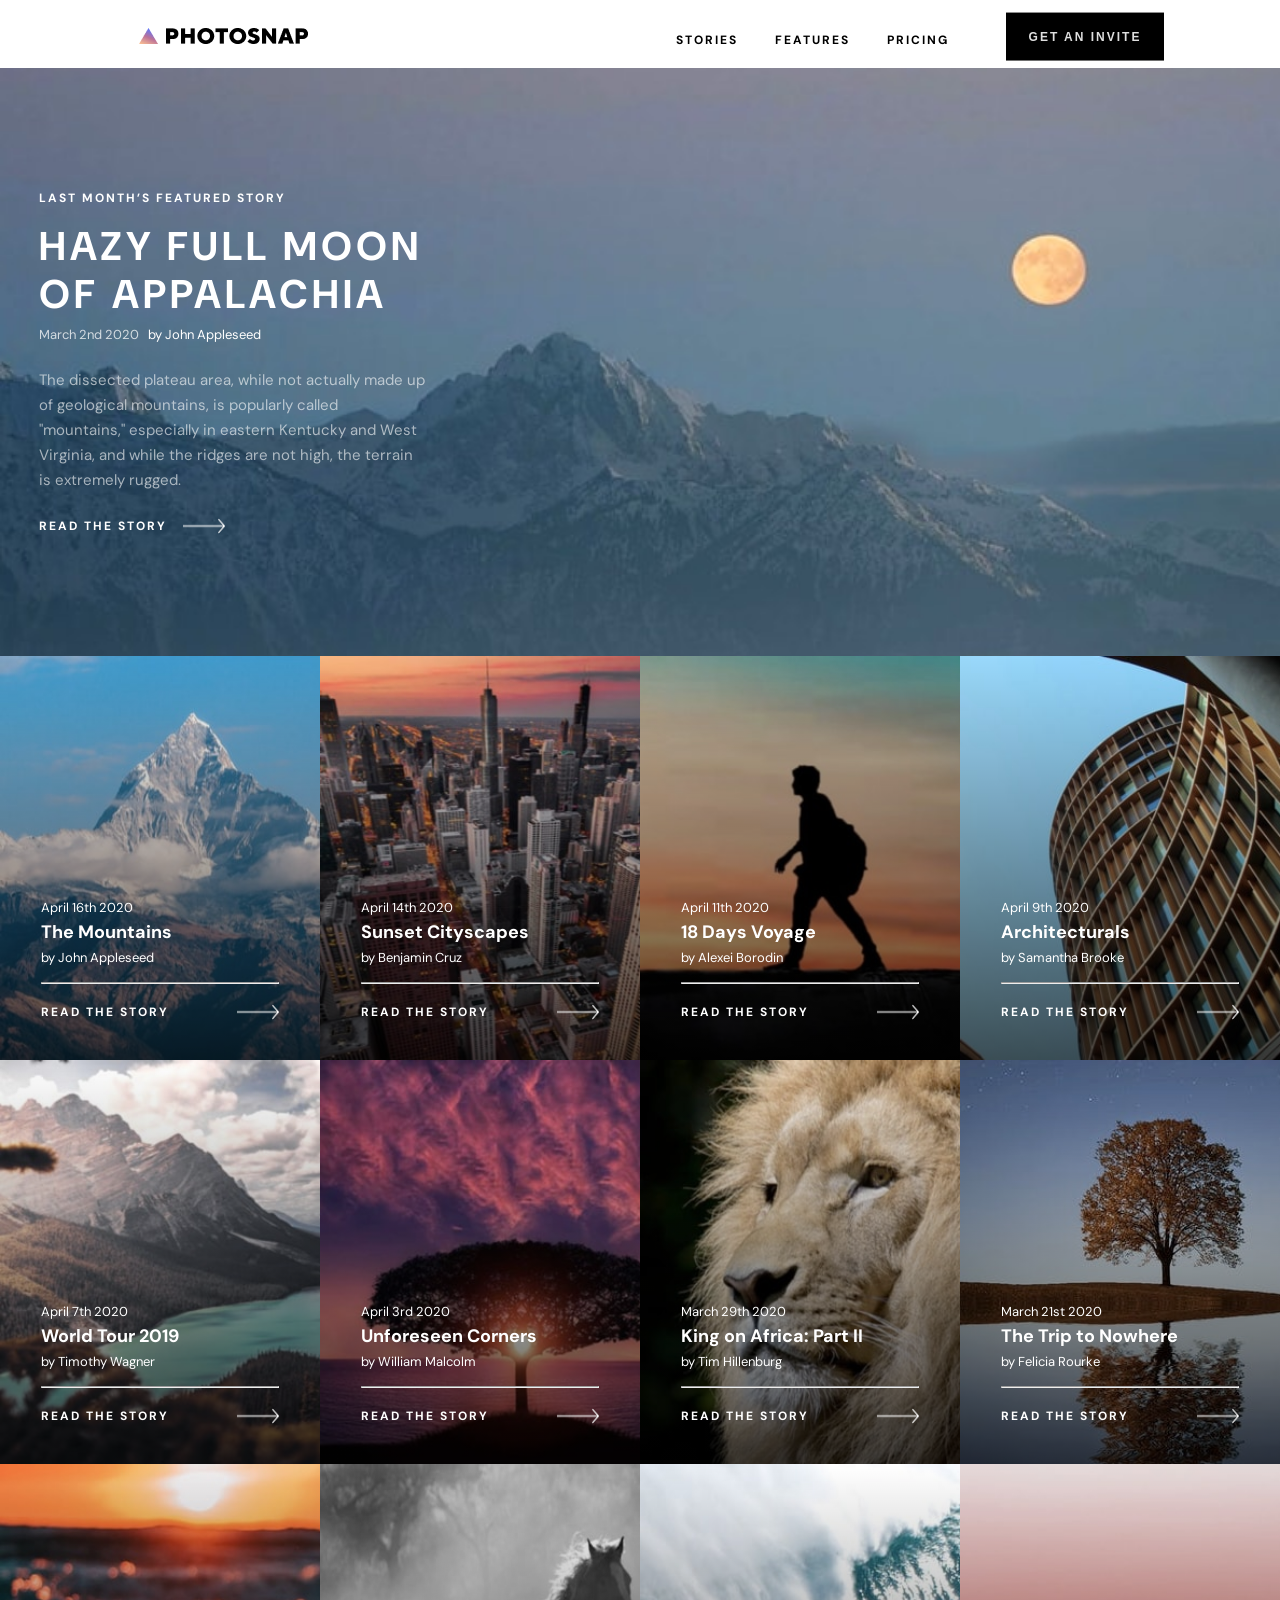
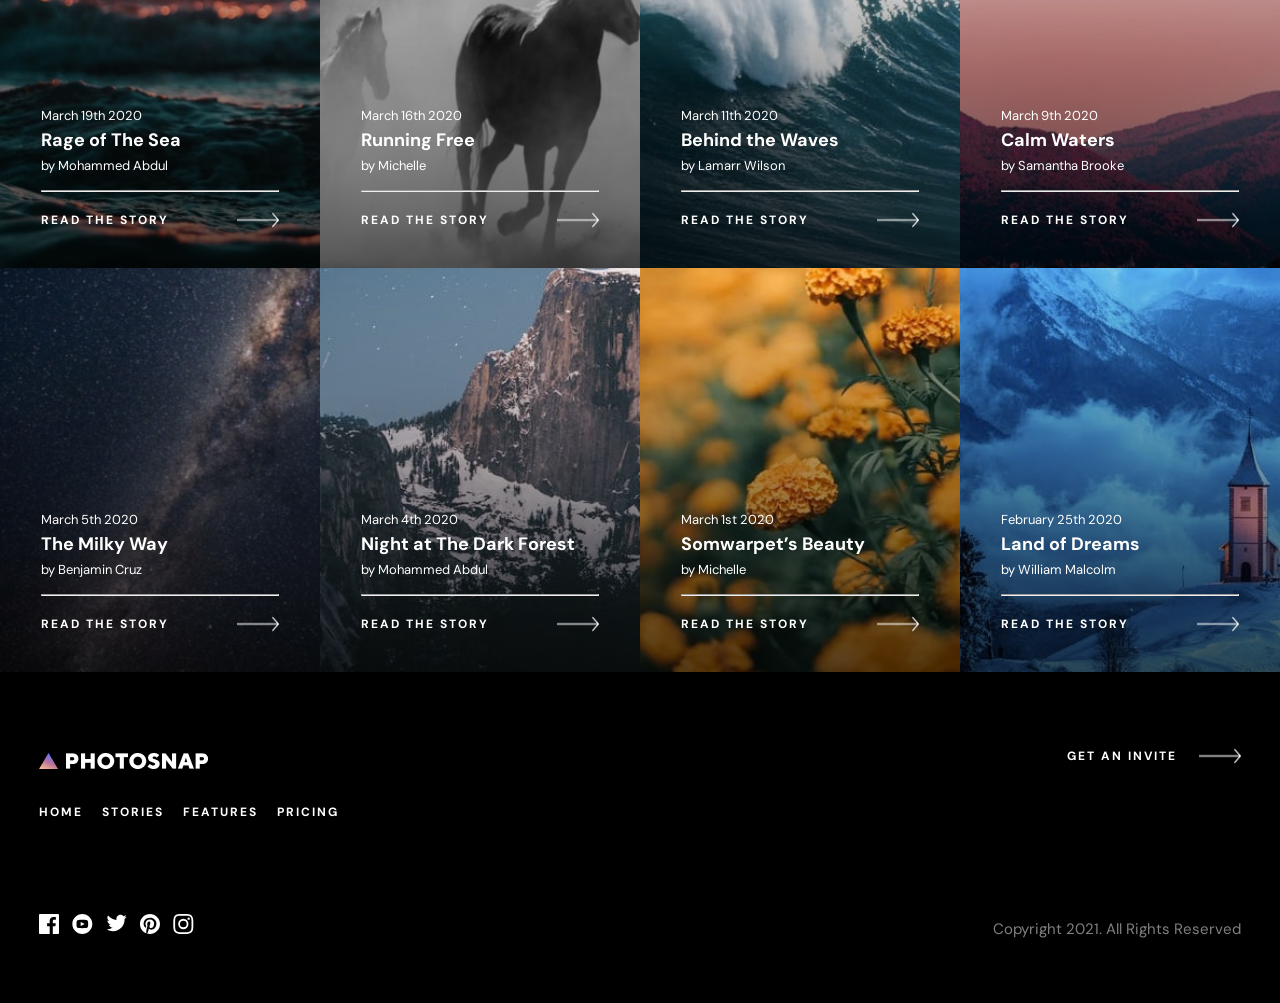
<file: stories.html>
<!DOCTYPE html>
<html lang="en">

<head>
  <link rel="preconnect" href="https://fonts.googleapis.com">
  <link rel="preconnect" href="https://fonts.gstatic.com" crossorigin>
  <link href="https://fonts.googleapis.com/css2?family=DM+Sans:wght@400;700&display=swap" rel="stylesheet">
  <meta charset="UTF-8">
  <meta http-equiv="X-UA-Compatible" content="IE=edge">
  <meta name="viewport" content="width=device-width, initial-scale=1.0">
  <title>photosnap-multi-page</title>
  <link rel="icon" href="Assets/favicon-32x32.png">
  <link rel="stylesheet" href="stories.css">
  <link rel="stylesheet" href="bg-images.css">
</head>

<body>
  <header>
    <div class="header">
      <a href="./index.html">
        <img src="./stories/mobile/logo.png" alt="logo">
      </a>
      <div class="menuBar" id="bar">
        <div class="bar1" id="barLine"></div>
        <div class="bar2" id="barLine"></div>
      </div>
      <div class="none" id="xLogo"><img src="stories/mobile/X.png" alt="X logo"></div>
      <nav id="nav" class="invisible ">
        <ul>
          <a href="">
            <li> STORIES</li>
          </a>
          <a href="features.html">
            <li> FEATURES</li>
          </a>
          <a href="pricing.html">
            <li> PRICING</li>
          </a>
        </ul>
        <hr>
        <button> GET AN INVITE</button>
      </nav>
    </div>
    <div class="img1">
      <img src="stories/mobile/moon-of-appalacia.jpg" alt="moon">
    </div>
  </header>
  <section class="section1">
    <div class="header-content">
      <h3> LAST MONTH’S FEATURED STORY </h3>
      <h1>HAZY FULL MOON OF APPALACHIA</h1>
      <div class="spancolor">
        <p class="p1">March 2nd 2020 </p> <span>by John Appleseed</span>
      </div>
      <p class="p2"> The dissected plateau area, while not actually made up of geological mountains, is popularly called
        "mountains," especially in eastern Kentucky and West Virginia, and while the ridges are not high, the terrain is
        extremely rugged.</p>
      <div class="card-footer1">
        <a href="#">
          <h3>READ THE STORY</h3>
          <img src="stories/mobile/arrow.png" alt="arrow">
        </a>
      </div>
    </div>
  </section>
  <section class="section2">

    <div class="img2 img-bg">
      <div class="card">
        <div class="text">
          <p>April 16th 2020</p>
          <h2>The Mountains</h2>
          <p>by John Appleseed</p>
        </div>
        <hr>
        <div class="card-footer2">
          <a href="#">
            <h3>READ THE STORY</h3>
            <img src="stories/mobile/arrow.png" alt="arrow">
          </a>
        </div>
      </div>
    </div>

    <div class="img3 img-bg">
      <div class="card">
        <div class="text">
          <p>April 14th 2020</p>
          <h2>Sunset Cityscapes</h2>
          <p>by Benjamin Cruz</p>
        </div>
        <hr>
        <div class="card-footer2">
          <a href="#">
            <h3>READ THE STORY</h3>
            <img src="stories/mobile/arrow.png" alt="arrow">
          </a>
        </div>
      </div>
    </div>

    <div class="img4 img-bg">
      <div class="card">
        <div class="text">
          <p>April 11th 2020</p>
          <h2>18 Days Voyage</h2>
          <p>by Alexei Borodin</p>
        </div>
        <hr>
        <div class="card-footer2"><a href="#">
            <h3>READ THE STORY</h3>
            <img src="stories/mobile/arrow.png" alt="arrow">
          </a>
        </div>
      </div>
    </div>

    <div class="img5 img-bg">
      <div class="card">
        <div class="text">
          <p>April 9th 2020</p>
          <h2>Architecturals</h2>
          <p>by Samantha Brooke</p>
        </div>
        <hr>
        <div class="card-footer2">
          <a href="#">
            <h3>READ THE STORY</h3>
            <img src="stories/mobile/arrow.png" alt="arrow">
          </a>
        </div>
      </div>
    </div>

    <div class="img6 img-bg">
      <div class="card">
        <div class="text">
          <p>April 7th 2020</p>
          <h2>World Tour 2019</h2>
          <p>by Timothy Wagner</p>
        </div>
        <hr>
        <div class="card-footer2">
          <a href="#">
            <h3>READ THE STORY</h3>
            <img src="stories/mobile/arrow.png" alt="arrow">
          </a>
        </div>
      </div>
    </div>

    <div class="img7 img-bg">
      <div class="card">
        <div class="text">
          <p>April 3rd 2020</p>
          <h2>Unforeseen Corners</h2>
          <p>by William Malcolm</p>
        </div>
        <hr>
        <div class="card-footer2">
          <a href="#">
            <h3>READ THE STORY</h3>
            <img src="stories/mobile/arrow.png" alt="arrow">
          </a>
        </div>
      </div>
    </div>

    <div class="img8 img-bg">
      <div class="card">
        <div class="text">
          <p>March 29th 2020</p>
          <h2>King on Africa: Part II</h2>
          <p>by Tim Hillenburg</p>
        </div>
        <hr>
        <div class="card-footer2">
          <a href="#">
            <h3>READ THE STORY</h3>
            <img src="stories/mobile/arrow.png" alt="arrow">
          </a>
        </div>
      </div>
    </div>

    <div class="img9 img-bg">
      <div class="card">
        <div class="text">
          <p>March 21st 2020</p>
          <h2>The Trip to Nowhere</h2>
          <p>by Felicia Rourke</p>
        </div>
        <hr>
        <div class="card-footer2">
          <a href="#">
            <h3>READ THE STORY</h3>
            <img src="stories/mobile/arrow.png" alt="arrow">
          </a>
        </div>
      </div>
    </div>

    <div class="img10 img-bg">
      <div class="card">
        <div class="text">
          <p>March 19th 2020</p>
          <h2>Rage of The Sea</h2>
          <p>by Mohammed Abdul</p>
        </div>
        <hr>
        <div class="card-footer2">
          <a href="#">
            <h3>READ THE STORY</h3>
            <img src="stories/mobile/arrow.png" alt="arrow">
          </a>
        </div>
      </div>
    </div>

    <div class="img11 img-bg">
      <div class="card">
        <div class="text">
          <p>March 16th 2020</p>
          <h2>Running Free</h2>
          <p>by Michelle</p>
        </div>
        <hr>
        <div class="card-footer2">
          <a href="#">
            <h3>READ THE STORY</h3>
            <img src="stories/mobile/arrow.png" alt="arrow">
          </a>
        </div>
      </div>
    </div>

    <div class="img12 img-bg">
      <div class="card">
        <div class="text">
          <p>March 11th 2020</p>
          <h2>Behind the Waves</h2>
          <p>by Lamarr Wilson</p>
        </div>
        <hr>
        <div class="card-footer2">
          <a href="#">
            <h3>READ THE STORY</h3>
            <img src="stories/mobile/arrow.png" alt="arrow">
          </a>
        </div>
      </div>
    </div>

    <div class="img13 img-bg">
      <div class="card">
        <div class="text">
          <p>March 9th 2020</p>
          <h2>Calm Waters</h2>
          <p>by Samantha Brooke</p>
        </div>
        <hr>
        <div class="card-footer2">
          <a href="#">
            <h3>READ THE STORY</h3>
            <img src="stories/mobile/arrow.png" alt="arrow">
          </a>
        </div>
      </div>
    </div>

    <div class="img14 img-bg">
      <div class="card">
        <div class="text">
          <p>March 5th 2020</p>
          <h2>The Milky Way</h2>
          <p>by Benjamin Cruz</p>
        </div>
        <hr>
        <div class="card-footer2">
          <a href="#">
            <h3>READ THE STORY</h3>
            <img src="stories/mobile/arrow.png" alt="arrow">
          </a>
        </div>
      </div>
    </div>

    <div class="img15 img-bg">
      <div class="card">
        <div class="text">
          <p>March 4th 2020</p>
          <h2>Night at The Dark Forest</h2>
          <p>by Mohammed Abdul</p>
        </div>
        <hr>
        <div class="card-footer2">
          <a href="#">
            <h3>READ THE STORY</h3>
            <img src="stories/mobile/arrow.png" alt="arrow">
          </a>
        </div>
      </div>
    </div>

    <div class="img16 img-bg">
      <div class="card">
        <div class="text">
          <p>March 1st 2020</p>
          <h2>Somwarpet’s Beauty</h2>
          <p>by Michelle</p>
        </div>
        <hr>
        <div class="card-footer2">
          <a href="#">
            <h3>READ THE STORY</h3>
            <img src="stories/mobile/arrow.png" alt="arrow">
          </a>
        </div>
      </div>
    </div>

    <div class="img17 img-bg">
      <div class="card">
        <div class="text">
          <p>February 25th 2020</p>
          <h2>Land of Dreams</h2>
          <p>by William Malcolm</p>
        </div>
        <hr>
        <div class="card-footer2">
          <a href="#">
            <h3>READ THE STORY</h3>
            <img src="stories/mobile/arrow.png" alt="arrow">
          </a>
        </div>
      </div>
    </div>

  </section>


  <footer>
    <div class="container">
      <div class="footer-grid">
        <div class="grid1">
          <a href="./index.html" class="footer-logo">
            <img src="stories/mobile/logo white.png" alt="">
          </a>
          <div class="reverse">
            <div class="social-logo">
              <a class="facebook" href="#">
                <svg xmlns="http://www.w3.org/2000/svg" width="20" height="20">
                  <defs>
                    <linearGradient id="a" x1="100%" x2="0%" y1="0%" y2="100%">
                      <stop offset="0%" stop-color="#63AFDB" />
                      <stop offset="100%" stop-color="#6028F1" />
                    </linearGradient>
                  </defs>
                  <path fill="url(#a)"
                    d="M18.896 0H1.104C.494 0 0 .494 0 1.104v17.793C0 19.506.494 20 1.104 20h9.58v-7.745H8.076V9.237h2.606V7.01c0-2.583 1.578-3.99 3.883-3.99 1.104 0 2.052.082 2.329.119v2.7h-1.598c-1.254 0-1.496.597-1.496 1.47v1.928h2.989l-.39 3.018h-2.6V20h5.098c.608 0 1.102-.494 1.102-1.104V1.104C20 .494 19.506 0 18.896 0z" />
                </svg>
              </a>

              <a class="youtube" href="#">
                <svg xmlns="http://www.w3.org/2000/svg" width="21" height="20">
                  <defs>
                    <linearGradient id="b" x1="0%" x2="100%" y1="100%" y2="0%">
                      <stop offset="0%" stop-color="#D3205A" />
                      <stop offset="100%" stop-color="#FF5A5A" />
                    </linearGradient>
                  </defs>
                  <path fill="url(#b)"
                    d="M43.33 0c-5.523 0-10 4.478-10 10 0 5.523 4.477 10 10 10s10-4.477 10-10c0-5.522-4.477-10-10-10zm3.7 14.077c-1.75.12-5.653.12-7.402 0-1.896-.13-2.117-1.059-2.131-4.077.014-3.024.237-3.947 2.131-4.077 1.75-.12 5.652-.12 7.403 0 1.897.13 2.117 1.059 2.132 4.077-.015 3.024-.237 3.947-2.132 4.077zm-5.367-6.029l4.098 1.949-4.098 1.955V8.048z"
                    transform="translate(-33)" />
                </svg>
              </a>

              <a class="twitter" href="#">
                <svg xmlns="http://www.w3.org/2000/svg" width="21" height="18">
                  <defs>
                    <linearGradient id="c" x1="100%" x2="0%" y1="16.979%" y2="83.021%">
                      <stop offset="0%" stop-color="#65FFEB" />
                      <stop offset="100%" stop-color="#27718A" />
                    </linearGradient>
                  </defs>
                  <path fill="url(#c)"
                    d="M86.66 3.797a8.192 8.192 0 01-2.357.646 4.11 4.11 0 001.805-2.27 8.22 8.22 0 01-2.606.996 4.096 4.096 0 00-2.995-1.296c-2.65 0-4.596 2.472-3.998 5.038a11.648 11.648 0 01-8.457-4.287 4.109 4.109 0 001.27 5.478 4.086 4.086 0 01-1.858-.513c-.045 1.901 1.318 3.68 3.291 4.075a4.113 4.113 0 01-1.853.07 4.106 4.106 0 003.833 2.85 8.25 8.25 0 01-6.075 1.7 11.616 11.616 0 006.29 1.843c7.618 0 11.922-6.434 11.662-12.205a8.354 8.354 0 002.048-2.124z"
                    transform="translate(-66 -1)" />
                </svg>
              </a>

              <a class="pinterest" href="#">
                <svg xmlns="http://www.w3.org/2000/svg" width="20" height="20">
                  <defs>
                    <linearGradient id="d" x1="100%" x2="0%" y1="0%" y2="100%">
                      <stop offset="0%" stop-color="#F6C683" />
                      <stop offset="100%" stop-color="#DE3838" />
                    </linearGradient>
                  </defs>
                  <path fill="url(#d)"
                    d="M109.99 0c-5.522 0-10 4.477-10 10 0 4.237 2.636 7.855 6.356 9.312-.088-.791-.167-2.005.035-2.868.181-.78 1.172-4.97 1.172-4.97s-.299-.6-.299-1.486c0-1.39.806-2.428 1.81-2.428.852 0 1.264.64 1.264 1.408 0 .858-.546 2.14-.828 3.33-.236.995.5 1.807 1.48 1.807 1.778 0 3.144-1.874 3.144-4.58 0-2.393-1.72-4.068-4.176-4.068-2.845 0-4.515 2.135-4.515 4.34 0 .859.33 1.781.744 2.281a.3.3 0 01.069.288l-.278 1.133c-.044.183-.145.223-.335.134-1.249-.581-2.03-2.407-2.03-3.874 0-3.154 2.292-6.052 6.608-6.052 3.469 0 6.165 2.473 6.165 5.776 0 3.447-2.173 6.22-5.19 6.22-1.013 0-1.965-.525-2.291-1.148l-.623 2.378c-.226.869-.835 1.958-1.244 2.621.937.29 1.931.446 2.962.446 5.523 0 10-4.477 10-10s-4.477-10-10-10z"
                    transform="translate(-100)" />
                </svg>
              </a>

              <a class="instagram" href="#">
                <svg xmlns="http://www.w3.org/2000/svg" width="21" height="20">
                  <defs>
                    <linearGradient id="e" x1="0%" x2="50%" y1="100%" y2="0%">
                      <stop offset="0%" stop-color="#FFC593" />
                      <stop offset="51.945%" stop-color="#BC7198" />
                      <stop offset="100%" stop-color="#5A77FF" />
                    </linearGradient>
                  </defs>
                  <path fill="url(#e)"
                    d="M143.32 1.802c2.67 0 2.987.01 4.042.059 2.71.123 3.976 1.409 4.099 4.099.048 1.054.057 1.37.057 4.04 0 2.672-.01 2.988-.057 4.042-.124 2.687-1.387 3.975-4.1 4.099-1.054.048-1.37.058-4.041.058-2.67 0-2.987-.01-4.04-.058-2.718-.124-3.977-1.416-4.1-4.1-.048-1.054-.058-1.37-.058-4.041 0-2.67.01-2.986.058-4.04.124-2.69 1.387-3.977 4.1-4.1 1.054-.048 1.37-.058 4.04-.058zm0-1.802c-2.716 0-3.056.012-4.123.06-3.631.167-5.65 2.182-5.816 5.817-.05 1.067-.061 1.407-.061 4.123s.012 3.057.06 4.123c.167 3.632 2.182 5.65 5.817 5.817 1.067.048 1.407.06 4.123.06s3.057-.012 4.123-.06c3.629-.167 5.652-2.182 5.816-5.817.05-1.066.061-1.407.061-4.123s-.012-3.056-.06-4.122c-.163-3.629-2.18-5.65-5.816-5.817C146.377.01 146.036 0 143.32 0zm0 4.865a5.135 5.135 0 100 10.27 5.135 5.135 0 000-10.27zm0 8.468a3.333 3.333 0 110-6.666 3.333 3.333 0 010 6.666zm5.338-9.87a1.2 1.2 0 100 2.4 1.2 1.2 0 000-2.4z"
                    transform="translate(-133)" />
                </svg>
              </a>
            </div>

            <nav class="navigation">
              <ul class="flex">
                <li class="links">
                  <a href="index.html">home</a>
                </li>
                <li class="links">
                  <a href="stories.html">stories</a>
                </li>
                <li class="links">
                  <a href="features.html">features</a>
                </li>
                <li class="links">
                  <a href="pricing.html">pricing</a>
                </li>
              </ul>
            </nav>
          </div>
        </div>

        <div class="grid2">
          <div class="card-footer2 card-footer3">
            <a href="#"> GET AN INVITE
              <img class="lastarrow" src="stories/mobile/arrow.png" alt="arrow">
            </a>
          </div>
          <div class="copyrightDiv">
            <p class="copyright">
              Copyright 2021. All Rights Reserved
            </p>
          </div>
        </div>
      </div>
    </div>

  </footer>


  <script src="stories.js"></script>
</body>

</html>
</file>
<file: Css/style.css>
@font-face {
  font-family: "DMSans-Regular";
  src: url(../Textfont/DMSans-Regular.ttf);
}
@font-face {
  font-family: "DMSans-Bold";
  src: url(../Textfont/DMSans-Bold.ttf);
}
:root {
  --pureblack: rgb(0, 0, 0);
  --lightgray: rgb(223, 223, 223);
  --purewhite: rgb(255, 255, 255);

}
body {
  user-select: none;
}
.centred_items {
  display: flex;
  align-items: center;
  justify-content: center;
}
.site_logo {
  position: absolute;
  z-index: 11;
}
#nav_bar {
  width: 327px;
  height: 24px;
  background-color: var(--purewhite);


  padding: 24px 28px;

}
label input {
  display: none;
}
label .menu {
  position: absolute;
  right: 0px;
  top: 0px;
  z-index: 10;
  width: 60px;
  height: 62px;
  background: var(--purewhite);

  border-radius: 0% 0% 0% 5%;

  transition: 0.5s ease-in-out;
  cursor: pointer;
}
label .hamburger {
  position: absolute;
  top: 33px;
  right: 24px;
  width: 20px;
  height: 1px;
  background: var(--pureblack);
  display: block;
  transform-origin: center;
  transition: 0.5s ease-in-out;
}
label .hamburger:before {
  transition: 0.5s ease-in-out;
  content: "";
  position: absolute;
  display: block;
  width: 20px;
  height: 1px;
  background: var(--pureblack);
}
label .hamburger:before {
  top: -4px;
}
label input:checked + .menu {
  height: 325px;
  width: 100vw;

  box-shadow: 0 0 0 100vh rgb(0, 0, 0, 0.5);
  border-radius: 0 0 0 5px;
  scroll-behavior: unset;

}
label input:checked + .menu .hamburger {
  transform: rotate(45deg);
}
label input:checked + .menu .hamburger:before {
  transform: rotate(90deg);
  top: 0;
}
label input:checked + .menu + ul {
  transition: 1.2s ease-in-out;
  opacity: 1;
  top: 104px;
  left: 50%;
}
label ul {
  z-index: 12;
  position: absolute;
  top: -190px;
  left: 50%;
  transform: translate(-50%, 0%);
  opacity: 0;
}
label a {
  display: block;
  color: var(--pureblack);
  text-decoration: none;
  font-family: "DMSans-Bold";
  font-size: 15px;
  line-height: 20px;
  text-align: center;
  letter-spacing: 2.5px;
  text-transform: uppercase;
}
label li {
  margin-bottom: 20px;
}
.hover_op:hover {
  opacity: 0.3;
}
.invite {
  background-color: var(--pureblack);
  color: var(--purewhite);
  width: 310px;
  height: 48px;
  margin: auto;
}
.invite:hover {
  background-color: #dfdfdf;
  color: var(--pureblack);
}

.classic_navbar_invite:hover {
  background-color: #dfdfdf;
  color: var(--pureblack);
}

.divider {
  background-color: var(--pureblack);
  opacity: 0.25;
  width: 310px;
  height: 1px;
}
#colorful_divider {
  width: 128px;
  height: 6px;
  background: linear-gradient(
    26.57deg,
    #ffc593 0%,
    #bc7198 43.29%,
    #5a77ff 83.33%
  );
}
.image_container {
  width: 100%;
  object-fit: cover;
  margin-bottom: -3px;
  position: relative;
  max-height: 500px;
}
.content_container {
  width: 100%;

  display: flex;
  align-items: center;
}
.content_child {
  padding: 72px 24px 72px 33px;
  display: flex;
  flex-direction: column;
  justify-content: center;

}
.content_childF {
  padding: 3px 24px 72px 33px;
}
.first_container {
  background-color: var(--pureblack);

  display: flex;
  align-items: center;

}
.firstH {
  font-family: "DMSans-Bold";
  font-size: 32px;
  line-height: 40px;
  letter-spacing: 3.33333px;
  text-transform: uppercase;
  color: var(--purewhite);
  margin-top: 69px;
}
.firstP {
  margin: 16px 0 23px 0;
  font-family: "DMSans-Regular";
  font-size: 15px;
  line-height: 25px;
  color: var(--purewhite);
  mix-blend-mode: normal;
  opacity: 0.6;
}
.firstInvite {
  font-family: "DMSans-Bold";
  font-size: 12px;
  line-height: 16px;
  letter-spacing: 2px;
  color: var(--purewhite);
}
.invite_arrow {
  display: flex;
  align-items: center;
  gap: 18px;
  cursor: pointer;
}
.arrow_container {
  width: 42px;
  height: 12px;
  cursor: pointer;
}
.content_headerTxt {
  font-family: "DMSans-Bold";
  font-size: 32px;
  line-height: 40px;
  letter-spacing: 3.33333px;
  text-transform: uppercase;
  color: var(--pureblack);
}
.content_ParagrapTxt {
  margin: 16px 0 23px 0;
  font-family: "DMSans-Regular";
  font-size: 15px;
  line-height: 25px;
  color: var(--pureblack);
  mix-blend-mode: normal;
  opacity: 0.6;
}
.content_invite {
  font-family: "DMSans-Bold";
  font-size: 12px;
  line-height: 16px;
  letter-spacing: 2px;
  color: var(--pureblack);
}
.galeryH {
  font-family: "DMSans-Bold";
  font-size: 18px;
  line-height: 25px;
  color: var(--purewhite);
}
.galery_textcontent {
  width: 100%;
  position: absolute;
  bottom: 0;
  left: 0;
  color: var(--purewhite);

  border-width: 0px;
}
.galery_textcontent_inner {
  padding: 0px 32px 40px 33px;

}
.galeryH {
  font-family: "DMSans-Bold";
  font-size: 18px;
  line-height: 25px;
}
.galeryP {
  font-family: "DMSans-Regular";
  font-size: 13px;
  line-height: 17px;
  margin-top: 4px;
}
.galery_divider {
  width: 100%;
  height: 1px;
  background: var(--purewhite);
  mix-blend-mode: normal;
  opacity: 0.25;
  margin: 16px 0 20px 0;
}
.galery_flex {
  display: flex;
  align-items: center;
  justify-content: space-between;
}
.galeryh6 {
  font-family: "DMSans-Bold";
  font-size: 12px;
  line-height: 16px;
  letter-spacing: 2px;
  color: var(--purewhite);
}
.lower_div {

  padding: 80px 32px;

  display: flex;
  flex-direction: column;
  align-items: center;
  justify-content: center;
  gap: 56px;
  background-color: var(--purewhite);
}
.lowerH {
  font-family: "DMSans-Bold";
  font-size: 18px;
  line-height: 25px;
  text-align: center;
  margin: 48px 0 16px 0;
}
.lowerP {
  font-family: "DMSans-Regular";
  font-size: 15px;
  line-height: 25px;
  text-align: center;
  mix-blend-mode: normal;
  opacity: 0.6;
  max-width: 457px;
}
.centred_items_second {
  display: flex;
  flex-direction: column;
  align-items: center;
  justify-content: center;
}
.site_bottom {
  background-color: var(--pureblack);
  width: 100%;
}
.footer_inner {

  padding: 56px 33px;

  display: flex;
  flex-direction: column;
  align-items: center;
  justify-content: center;
}
.all_rights {
  font-family: "DMSans-Regular";
  font-size: 15px;
  line-height: 20px;
  text-align: center;
  color: var(--purewhite);
  mix-blend-mode: normal;
  opacity: 0.5;
  margin-top: 34px;
}
.footer_contact {
  margin-top: -20px;
  display: flex;
  align-items: center;
  justify-content: center;
  gap: 13.33px;
}
.footer_nav {
  display: flex;
  flex-direction: column;
  text-align: center;
  align-items: center;
  justify-content: center;
  margin-bottom: 119px;
  gap: 19px;
}
.footer_nav_p {
  font-family: "DMSans-Bold";
  font-size: 12px;
  line-height: 16px;
  text-align: center;
  letter-spacing: 2px;
  text-transform: uppercase;
  color: var(--purewhite);
  text-decoration: none;
  cursor: pointer;
}
.footer_nav_p:hover {
  opacity: 0.3;
}

.classic_navbar_t:hover {
  opacity: 0.3;
}

.flip-container {
  perspective: 1000px;
  margin: 50px auto;
  width: 20px;
  height: 20px;
  cursor: pointer;
}
.flipper {
  position: relative;
  width: 100%;
  height: 100%;
  transition: transform 0.6s;
  transform-style: preserve-3d;
}
.front,
.back {
  position: absolute;
  width: 100%;
  height: 100%;
  backface-visibility: hidden;
}
.front {
  z-index: 2;
}
.back {
  transform: rotateX(180deg);
}
.flip-container:hover .flipper {
  transform: rotateX(180deg);
}
.hover-underline-animation {
  display: inline-block;
  position: relative;
  cursor: pointer;
}
.hover-underline-animation:after {
  content: "";
  position: absolute;
  width: 100%;
  transform: scaleX(0);
  height: 1px;
  bottom: 0;
  left: 0;
  background-color: var(--purewhite);
  transform-origin: bottom right;
  transition: transform 0.25s ease-out;
}
.hover-underline-animation:hover:after {
  transform: scaleX(1);
  transform-origin: bottom left;
}
.black:after {
  background-color: var(--pureblack);
}
.image_container_popup {
  position: relative;
  width: 100%;
  object-fit: cover;
  margin-bottom: -3px;

  cursor: pointer;
}
.image_container_popup:hover .image_up {
  transform: translateY(-30px);
}
.image_container_popup img,
.blur_effect {
  transition: transform 0.3s ease-out;
}
.blur_effect {
  background: linear-gradient(
    180deg,
    rgba(0, 0, 0, 0.0001) 0.27%,
    rgba(0, 0, 0, 0.661222) 100%
  );
  height: 100%;
  width: 100%;
  position: absolute;
  top: 0px;
  right: 0px;
}

.galery_textcontent {
  position: absolute;
  bottom: 0;
  left: 0;
  right: 0;
  transition: transform 0.3s ease-out;
  transform: translateY();
}
.image_container_popup:hover .galery_textcontent {
  transform: translateY(-30px);
  border-style: solid;
  border-bottom-width: 6px;
  border-image: linear-gradient(to right, #ffc593, #bc7198, #5a77ff) 1;
}
.hover-underline-animation:hover {

  text-decoration: none;

}
.classic_navbar {
  display: none;
}
.tablet_images {
  display: none;
}
.desktop_images {
  display: none;
}
.footer_tablet2 {
  display: flex;
  flex-direction: column;
  align-items: center;
}
#fixed-button {
  position: fixed;
  bottom: 30px;
  right: 30px;
  display: none;
  z-index: 200;
}
.bob_effect img {
  width: 30px;
  height: 30px;
}
.bob_effect {
  animation-name: bob;
  animation-duration: 4s;
  animation-iteration-count: infinite;
  animation-direction: alternate;
  background: #f5f5f5;
  border-width: 0px;
  font-family: "DMSans-Bold";
  font-size: 20px;
  text-align: center;
  color: var(--pureblack);
  border-radius: 100%;
  width: 45px;
  height: 45px;
  opacity: 1;
}

@keyframes bob {
  0% {
    transform: translateY(0);
  }
  50% {
    transform: translateY(-10px);
  }
  100% {
    transform: translateY(0);
  }
}


.per-year {
  font-family: 'DM Sans';
  font-style: normal;
  font-weight: 400;
  font-size: 15px;
  line-height: 25px;
  text-align: center;
  color: #000000;
  mix-blend-mode: normal;
  opacity: 0.6;
  display: none;
}
.per-yearb {
  display: none;
  font-family: 'DM Sans';
  font-style: normal;
  font-weight: 400;
  font-size: 15px;
  line-height: 25px;
  text-align: center;
  color: #FFFFFF;
  mix-blend-mode: normal;
  opacity: 0.6;
}

@media (min-width: 768px) {

  .burger_list {
    display: none;
  }

  #hamburger {
    display: none;
  }
  .classic_navbar {
    position: absolute;
    right: 40px;
    display: flex;
    justify-content: center;
    align-items: center;
  }
  .classic_navbar_t {
    font-family: "DMSans-Bold";
    font-size: 12px;
    line-height: 16px;
    letter-spacing: 2px;
    color: var(--pureblack);
    text-decoration: none;
  }
  .nav_bar_flex {
    display: flex;
    gap: 37px;
  }
  .classic_navbar_invite {
    width: 158px;
    height: 40px;
    background-color: var(--pureblack);
    display: flex;
    align-items: center;
    justify-content: center;
    font-family: "DMSans-Bold";
    font-size: 12px;
    line-height: 16px;
    letter-spacing: 2px;
    color: var(--purewhite);
    text-decoration: none;
    margin-left: 57px;
  }
  #nav_bar {
    display: flex;
    align-items: center;

    width: calc(100% - 56px);

  }
  .create_and_share {
    display: flex;
    flex-direction: row-reverse;
  }
  .beautiful_stories {
    display: flex;
  }
  .designed_for_everyone {
    display: flex;
    flex-direction: row-reverse;
  }
  .mobile_images {
    display: none;
  }
  .tablet_images {
    display: flex;
  }
  .content_container {
    width: auto;
    min-width: 495px;
    height: 650px;
  }
  .content_child {

    padding: 0px 54px;
    height: 306px;
  }
  .content_childF {
    padding: 0px 54px;
  }
  .firstP {
    margin: 21px 0 48px 0;
  }
  .content_ParagrapTxt {
    margin: 21px 0 48px 0;

  }
  .image_container {
    width: 100%;
    object-fit: cover;
    margin-bottom: -3px;
    position: relative;
    min-height: 650px;
  }
  .firstH {
    font-size: 40px;
    line-height: 48px;
    letter-spacing: 4.16667px;
    margin: 0px;
  }
  .content_headerTxt {
    font-size: 40px;
    line-height: 48px;
    letter-spacing: 4.16667px;
    margin: 0px;
  }
  #colorful_divider {
    display: none;
  }
  #colorful_divider_left {
    width: 6px;
    height: 304px;
    top: 245px;
    background: linear-gradient(
      26.57deg,
      #ffc593 0%,
      #bc7198 43.29%,
      #5a77ff 83.33%
    );
    position: absolute;
  }
  .tablet_view {
    display: grid;
    grid-template-columns: repeat(2, 1fr);
    grid-template-rows: repeat(2, 50%);
    align-items: start;
  }
  .footer_tablet2 {
    align-items: end;
    gap: 120px;
  }
  .footer_tablet1 {
    display: flex;
    flex-direction: column;
  }
  .footer_inner {

    padding: 64px 40px;

    flex-direction: row;
    width: 100%;
    justify-content: space-between;
  }
  .item1 {
    order: 1;
    width: 170px;
  }
  .item2 {
    order: 3;
  }
  .item3 {
    order: 2;
    width: 154px;
  }
  .footer_nav {
    flex-direction: row;
    justify-content: space-between;
    margin: 32px 0px 110px 0px;
    gap: 26px;
  }
  .footer_contact {
    margin-top: -60px;
    margin-bottom: -60px;
  }
}

@media (min-width: 1440px) {
  .header_wrapper {
    display: flex;
    justify-content: space-between;
  }
  .site_logo {
    position: static;
  }
  .classic_navbar {
    position: static;
  }
  .content_child {
    padding: 0px 112px;
    max-width: 610px;
  }
  .content_childF {
    padding: 0px 112px;
    max-width: 610px;
  }
  .content_container {
    min-width: 610px;
  }
  .classic_navbar {
    justify-content: space-between;
    width: calc(50% + 86px);
  }
  .lower_div {
    margin: 0 165px;
    padding: 0px;
    justify-content: space-between;
    flex-direction: row;
    gap: 30px;
    min-height: 476px;
  }
  .centred_items_second {
    max-width: 350px;
  }
  .lowerHx2 {
    margin-top: 84px;
  }
  .lowerHx3 {
    margin-bottom: 25px;
  }
  .tablet_view {
    display: grid;
    grid-template-columns: repeat(4, 1fr);
    grid-template-rows: repeat(1, 100%);
    align-items: start;
  }
  .footer_inner {
    padding: 0px;
    margin: 64px 165px;
  }
  .item3 {
    order: 0;
    width: 154px;
    display: flex;
    flex-direction: column;
    left: 400px;
    margin: 0px;
  }
  .footer_nav {
    align-items: start;
    gap: 19px;
  }
  .footer_tablet2 {
    margin-top: 20px;
    gap: 52px;
  }
  .footer_tablet1 {
    margin-top: 5px;
    gap: 85px;
  }
  .footer_tablet1 {
    margin-top: 5px;
    width: 300px;
    display: grid;
    grid-template-columns: auto auto;
    grid-template-rows: auto auto;
    justify-content: space-between;
    gap: 0px;
    column-gap: 100px;
  }
  .footer_contact {
    margin-top: -85px;
  }
}
@media (min-width: 2160px) {
  body {
    max-width: 2160px;
    margin: auto;
  }
  .item3 {
    left: 50%;
  }
}
</file>
<file: features.css>
* {
	margin: 0;
	padding: 0;
	border: 0;
    box-sizing: border-box;
	list-style: none;
	border: none;
	text-decoration: none;
    font-size: 100%;
	vertical-align: baseline;
    background-color: transparent;
}
html, body {
    margin: auto;
}
body {
    font-family: 'DM Sans', sans-serif;
    background: #F2F2F2;
}
.menu-clasic, .hero-tablet, .hero-desktop {
    display: none;
}
.logo {
    display: flex;
    align-items: center;
    justify-content: space-between;
    background: #FFFFFF;
    padding: 30px 38px 28px 24px;
}
header {
    position: relative;
    z-index: 99;
}
.btn span {
    cursor: pointer;
    width: 25px;
    height: 1px;
    display: block;
    margin: 5px 0;
    background-color: black;
    transition: all .5s ease;
}
.btn.active span {
    margin: 0;
}
.btn.active span:first-child {
    transform: rotate(45deg);
}
.btn.active span:last-child {
    transform: rotate(-45deg);
}
.menu {
    background: white;
    padding: 10px 33px 10px 32px;
    position: absolute;
    top: 0;
    left: 0;
    width: 100%;
    z-index: 9;
    opacity: 0;
    visibility: hidden;
    transition: all 1s ease;
    cursor: pointer;

    display: flex;
    flex-direction: column;
    justify-content: center;
    align-items: center;

    font-style: normal;
    font-weight: 700;
    font-size: 15px;
    line-height: 20px;
    text-align: center;
    letter-spacing: 2.5px;
    text-transform: uppercase;
}
.menu.show {
    top: 75px;
    opacity: 1;
    visibility: visible;
}
.menu ul li {
    margin: 20px 0;
}
.invite-li {
    color: #FFFFFF;
    background: #000000;
    width: 310px;
    height: 47px;
    padding-top: 14px;
}
.divider {
    width: 100%;
    height: 1px;
    background: #000000;
    opacity: 0.25;
    margin: 5px auto;
    margin: 20px 0;
}
a:link {
    color: #000000;
  }
a:visited {
    color: #000000;
  }
body.dimmed {
    position: relative;
}
body.dimmed::after {
    content: '';
    display: block;
    background: #000000;
    position: absolute;
    width: 100%;
    height: 100%;
    left: 0;
    bottom: 0;
    z-index: 6;
    opacity: 0;
    visibility: hidden;
    animation: fadein 1s ease;
    animation-fill-mode: forwards;
}
/* მენიუს გახსნისას ნელი დამუქება */
@keyframes fadein {
    to {opacity: .5; visibility: visible;}
}

.section-one {
    display: flex;
    flex-direction: column;
    position: relative;
}
.text {
    margin-top: -5px;
    height: 300px;
    background: #000000;
    padding: 72px 28px;
}
.hero-mobile {
    width: 100%;
    height: 294px;
    object-fit: cover;
}
.line-one {
    position: absolute;
    z-index: 1;
    top: 294px;
    left: 30px;
    width: 128px;
    height: 6px;
    background: linear-gradient(26.57deg, #FFC593 0%, #BC7198 43.29%, #5A77FF 83.33%);
}
.text-h1 {
    font-style: normal;
    font-weight: 700;
    font-size: 32px;
    line-height: 40px;
    letter-spacing: 3.33333px;
    text-transform: uppercase;
    color: #FFFFFF;
    margin-bottom: 16px;
}
.text-p {
    font-style: normal;
    font-weight: 400;
    font-size: 15px;
    line-height: 25px;
    color: #FFFFFF;
    mix-blend-mode: normal;
    opacity: 0.6;

    min-width: 318px;
}
.section-two {
    padding: 64px 32px 51px 32px;
    background: #FFFFFF;
}
.txt {
    display: flex;
    flex-direction: column;
    align-items: center;
    justify-content: center;
    margin-bottom: 56px;
}
.txt-h2 {
    font-style: normal;
    font-weight: 700;
    font-size: 18px;
    line-height: 25px;
    text-align: center;
    color: #000000;

    margin: 48px 0 16px 0;
}
.txt-p {
    font-style: normal;
    font-weight: 400;
    font-size: 15px;
    line-height: 25px;
    text-align: center;
    color: #000000;
    mix-blend-mode: normal;
    opacity: 0.6;
}

.section-three {
    position: relative;
    background-image: url(./Assets/shared/mobile/bg-beta.jpg);
    background-repeat: no-repeat;
    background-size: cover;
}
.line-two {
    position: absolute;
    z-index: 2;
    bottom: 282px;
    left: 30px;
    width: 128px;
    height: 6px;
    background: linear-gradient(26.57deg, #FFC593 0%, #BC7198 43.29%, #5A77FF 83.33%);
}
.beta-two-elements {
    align-self: self-start;
    display: flex;
    gap: 16px;
}
.beta {
    display: flex;
    justify-content: center;
    align-items: center;
    flex-direction: column;
    padding: 64px 0 64px 25px;
}
.beta-h1 {
    font-style: normal;
    font-weight: 700;
    font-size: 32px;
    line-height: 40px;
    letter-spacing: 3.33333px;
    text-transform: uppercase;
    color: #FFFFFF;

    height: 120px;
    margin-bottom: 24px;
    align-self: self-start;
}
.beta-p {
    font-style: normal;
    font-weight: 700;
    font-size: 12px;
    line-height: 16px;
    text-align: right;
    letter-spacing: 2px;
    color: #FFFFFF;
}
footer {
    height: 539px;
    background: #000000;
    display: flex;
    flex-direction: column;
    align-items: center;
}
.footer-logo {
    width: 200px;
    margin: 56px 0 34px 0;
    cursor: pointer;
}
.social-icons {
    display: flex;
    gap: 25px;
}
.social-icons svg path {
    cursor: pointer;
    fill: #FFFFFF;
}
.pages p {
    font-style: normal;
    font-weight: 700;
    font-size: 12px;
    line-height: 16px;
    text-align: center;
    letter-spacing: 2px;
    text-transform: uppercase;
    color: #FFFFFF;
}
.pages {
    display: flex;
    flex-direction: column;
    gap: 19px;
    margin: 50px 0 119px 0;
}
.beta-two-elements-footer {
    justify-content: center;
    display: flex;
    margin-bottom: 34px;
    gap: 22px;
}
.copyright {
    font-style: normal;
    font-weight: 400;
    font-size: 15px;
    line-height: 20px;
    text-align: center;
    color: #FFFFFF;
    mix-blend-mode: normal;
    opacity: 0.5;
    margin-bottom: 60px;
}
</file>
<file: feature-media.css>
@media screen and (min-width: 768px) {
    .btn, .menu, body.dimmed::after, .hero-mobile, .hero-desktop {
        display: none;
    }
    .menu-clasic, .hero-tablet {
        display: flex;
    }
    header {
        display: flex;
        justify-content: space-between;
        align-items: center;
        background-color: #FFFFFF;
        padding: 0 40px 0 5px;
    }
    .menu-clasic ul {
        cursor: pointer;
        display: flex;
        align-items: center;
        gap: 37px;

        display: flex;
        font-style: normal;
        font-weight: 700;
        font-size: 12px;
        line-height: 16px;
        letter-spacing: 2px;
        color: #000000;
    }
    .invite-li-media {
        width: 158px;
        height: 40px;
        background: #000000;
        color: white;
        text-align: center;
        padding-top: 12px;
        margin-left: 40px;
    }
    .line-one {
        position: absolute;
        z-index: 4;
        width: 144px;
        top: 240px;
        left: -69px;
        transform: rotate(90deg);
    }
    .text-h1 {
        font-size: 40px;
        line-height: 48px;
        letter-spacing: 4.16667px;
        margin-bottom: 21px;
    }
    .text-p {
        max-width: 50%;
    }
    .text {
        width: 100%;
        height: 490px;
        padding: 173px 54px;
        z-index: 3;
    }
    .images-cont {
        width: 400px;
    }
    .hero-tablet {
        object-fit: cover;
        width: 100%;
        height: 485px;
    }
    .section-one {
        display: flex;
        flex-direction: row-reverse;
    }
    .section-two {
        padding: 112px 38px;
        display: flex;
        justify-content: space-around;
        flex-direction: row;
        flex-wrap: wrap;
        gap: 13px;
    }
    .txt {
        display: flex;
        flex-direction: column;
        align-items: center;
        justify-content: center;
        margin-bottom: 56px;
    }
    .txt-p {
        width: 399px;
    }
    .unlimit {
        margin-bottom: 40px;
    }
    .section-three {
        position: relative;
        background-image: url(./Assets/shared/tablet/bg-beta.jpg);
        background-repeat: no-repeat;
        background-size: cover;
    }
    .line-two {
        position: absolute;
        z-index: 2;
        bottom: 137px;
        left: -137px;
        width: 280px;
        transform: rotate(90deg);
    }
    .beta {
        display: flex;
        flex-direction: row;
        justify-content: space-around;
        padding: 68px 40px 68px 33px;
        gap: 123px;
    }
    .beta-two-elements {
        align-self: center;
    }
    .beta-h1 {
        font-size: 40px;
        line-height: 48px;
        letter-spacing: 4.16667px;
        width: 395px;
        height: 144px;
        margin-bottom: 0px;
    }
    footer {
        height: 284px;
        flex-direction: row;
        align-items: center;
        justify-content: space-around;
        gap: 121px;
        padding: 64px 40px 64px 39px;
    }
    .footer-logo {
        width: 200px;
        margin: 0;
    }
    .reverse {
        display: flex;
        flex-direction: column-reverse;
    }
    .social-icons {
        gap: 20px;
    }
    .social-icons svg path {
        fill: #FFFFFF;
    }
    .pages {
        flex-direction: row;
        gap: 26px;
        margin: 32px 0 72px 0;
    }
    .beta-two-elements-footer {
        justify-content: right;
        display: flex;
        margin-bottom: 34px;
        gap: 22px;
    }
    .footer-down {
        display: flex;
        flex-direction: column;
        gap: 105px;
    }
    .copyright {
        text-align: right;
        margin-bottom: 0px;
    }
}

@media screen and (min-width: 1000px) {
    .section-two {
        padding: 112px 38px;
        justify-content: space-around;
        gap: 13px;
    }
    .section-one {
        overflow: hidden;
    }
    .text {
        padding: 173px 100px;
        min-width: 500px;
    }
    .txt-p {
        width: 350px;
    }
    .hero-tablet {
        display: none;
    }
    .hero-desktop {
        display: flex;
        height: 485px;
    }
    .images-cont {
        min-width: 550px;
    }
}

@media screen and (min-width: 1440px) {
    .btn, .hero-mobile, .hero-tablet {
        display: none;
    }
    .menu-clasic, .hero-desktop {
        display: flex;
    }
    header {
        padding: 0 165px;
    }
    .menu-clasic ul {
        font-size: 16px;
    }
    .menu-clasic-hover:hover  {
        mix-blend-mode: normal;
        opacity: 0.3;
    }
    .invite-li-media:hover {
        color: #000000;
        background: #DFDFDF;
    }
    .invite-li-media {
        margin-left: 264px;
    }
    .line-one {
        top: 245px;
        left: -69px;
    }
    .text-p {
        max-width: 90%;
    }
    .text {
        width: 50%;
        padding: 173px 112px;
    }
    .hero-desktop {
        width: 100%;
        height: 485px;
        object-fit: cover;
    }
    .images-cont {
        width: 70%;
    }
    .section-two {
        padding: 160px 100px;
        gap: 50px;
        row-gap: 104px;
    }
    .txt {
        margin-bottom: 0px;
    }
    .section-three {
        position: relative;
        background-image: url(./Assets/shared/desktop/bg-beta.jpg);
    }
    .beta {
        padding: 68px 100px;
        gap: 544px;
    }
    .beta-p {
        cursor: pointer;
    }
    .beta-two-elements {
        align-self: center;
    }
    .beta-two-elements svg {
        cursor: pointer;
    }
    .beta-h1 {
        width: 400px;
        margin-bottom: 0px;
    }
    footer {
        height: 250px;
        flex-direction: row;
        align-items: center;
        justify-content: space-around;
        gap: 350px;
        padding: 64px 0;
    }
    .footer-logo {
        width: 200px;
        margin: 0;
    }
    .footer-up {
        display: flex;
        flex-direction: column;
    }
    .reverse {
        display: flex;
        flex-direction: row;
        gap: 125px;
        margin-top: -20px;
    }
    .social-icons {
        gap: 20px;
        align-items: end;
    }
    .fb svg path:hover {
        fill: url(#a);
        fill: linear-gradient(225deg, #63AFDB 0%, #6028F1 100%);
    }
    .youtube svg path:hover {
        fill: url(#b);
        fill: linear-gradient(45deg, #D3205A 0%, #FF5A5A 100%);
    }
    .tw svg path:hover {
        fill: url(#c);
        fill: linear-gradient(225deg, #65FFEB 0%, #27718A 100%);
    }
    .pin svg path:hover {
        fill: url(#d);
        fill: linear-gradient(225deg, #F6C683 0%, #DE3838 100%)
    }
    .ins svg path:hover {
        fill: url(#e);
        fill: linear-gradient(26.57deg, #FFC593 0%, #BC7198 43.29%, #5A77FF 83.33%);
    }
    .pages {
        flex-direction: column;
        gap: 19px;
        margin: 0;
        cursor: pointer;
    }
    .pages p:hover {
        mix-blend-mode: normal;
        opacity: 0.3;
    }
    .beta-two-elements-footer {
        justify-content: right;
        display: flex;
        margin-bottom: 10px;
        gap: 22px;
        cursor: pointer;
    }
    .footer-down {
        display: flex;
        flex-direction: column;
        gap: 86px;
    }
}

@media screen and (min-width: 2100px) {
    .section-two {
        padding: 112px 0px;
        gap: 43px;
    }
    .txt-p {
        width: 550px;
    }
}

@media screen and (min-width: 2800px) {
    body {
        max-width: 2800px;
        margin: auto;
    }
    header {
        height: 150px;
    }
    .text {
        height: 600px;
        display: flex;
        flex-direction: column;
        gap: 50px;
        align-items: center;
    }
    .text-p {
        font-size: 25px;
        text-align: center;
    }
    .hero-desktop {
        height: 595px;
    }
    .section-two {
        height: 800px;
    }
    .section-three {
        height: 400px;
        display: flex;
        align-items: center;
        justify-content: space-around;
    }
    .line-two {
        width: 400px;
        bottom: 200px;
        left: -197px;
    }
    footer {
        height: 450px;
    }
}

@media screen and (min-width: 4200px) {
    
}
</file>
<file: Css/pricing.css>
@font-face {
  font-family: "DMSans-Regular";
  src: url(../Textfont/DMSans-Regular.ttf);
}
@font-face {
  font-family: "DMSans-Bold";
  src: url(../Textfont/DMSans-Bold.ttf);
}
:root {
  --pureblack: rgb(0, 0, 0);
  --purewhite: rgb(255, 255, 255);
}
body {
  user-select: none;
}
.pricing_section {
  padding-left: 29px;
  padding-right: 29px;
}
.pricing_white {
  display: flex;
  flex-direction: column;
  align-items: center;
  padding: 56px 22px 40px 22px;
  background: #f5f5f5;
  margin-bottom: 24px;
}
.middle_black {
  background: var(--pureblack);
}
.pro_linear {
  background: linear-gradient(
    26.57deg,
    #ffc593 0%,
    #bc7198 43.29%,
    #5a77ff 83.33%
  );
  height: 6px;
  width: 100%;
}
.plan_name {
  font-family: "DMSans-Bold";
  font-size: 24px;
  line-height: 25px;
  text-align: center;
  color: var(--pureblack);
}
.plan_nameB {
  color: var(--purewhite);
}
.plan_txt {
  font-family: "DMSans-Regular";
  font-size: 15px;
  line-height: 25px;
  text-align: center;
  color: var(--pureblack);
  mix-blend-mode: normal;
  opacity: 0.6;
  margin: 18px 0 40px 0;
}
.plan_txtB {
  color: var(--purewhite);
}
.plan_price {
  font-family: "DMSans-Bold";
  font-size: 40px;
  line-height: 48px;
  text-align: center;
  letter-spacing: 4.16667px;
  text-transform: uppercase;
  color: var(--pureblack);
}
.plan_priceB {
  color: var(--purewhite);
}
.plan_period {
  font-family: "DMSans-Regular";
  font-size: 15px;
  line-height: 25px;
  text-align: center;
  color: var(--pureblack);
  mix-blend-mode: normal;
  opacity: 0.6;
  margin-bottom: 40px;
}
.plan_periodB {
  color: var(--purewhite);
}
.plan_btn {
  font-family: "DMSans-Bold";
  font-size: 12px;
  line-height: 16px;
  text-align: center;
  letter-spacing: 2px;
  color: var(--purewhite);
  background-color: var(--pureblack);
  text-transform: uppercase;
  text-decoration: none;
  width: 245px;
  height: 45px;
  display: flex;
  align-items: center;
  justify-content: center;
  cursor: pointer;
}
.plan_btn:hover {
  background-color: #dfdfdf;
  color: var(--pureblack);
}
.plan_btnB {
  color: var(--pureblack);
  background-color: var(--purewhite);
}
.beta_background {
  background-image: url(../Assets/shared/mobile/bg-beta.jpg);
  background-repeat: no-repeat;
  background-size: cover;
  max-height: 280px;
}
.beta_arrow {
  margin-top: 24px;
}
.content_childF_beta {
  height: 288px;
  padding: 0px 31px;
}
.yearly {
  display: flex;
  align-items: center;
  justify-content: center;
  margin: 64px 0 40px;
}
.switch input {
  display: none;
}
.switch {
  display: inline-block;
  width: 60px;
  height: 30px;
  margin: -30px 32px 0 32px;
  transform: translateY(50%);
  position: relative;
}
.slider {
  position: absolute;
  top: 0;
  bottom: 0;
  left: 0;
  right: 0;
  cursor: pointer;
  border: 4px solid transparent;
  overflow: hidden;
  transition: 0.2s;
  background: #dfdfdf;
  border-radius: 16px;
}
.slider:before {
  position: absolute;
  content: "";
  width: 100%;
  height: 100%;
  background-color: var(--pureblack);
  border-radius: 30px;
  transform: translateX(-30px);
  transition: 0.2s;
}
input:checked + .slider:before {
  transform: translateX(30px);
  background-color: var(--purewhite);
}
input:checked + .slider {
  background-color: var(--pureblack);
}
.annual_text {
  font-family: "DMSans-Bold";
  font-size: 18px;
  line-height: 25px;
  text-align: right;
  color: var(--pureblack);
  mix-blend-mode: normal;
  opacity: 0.5;
}
.choosed {
  opacity: 1;
}
.planHeaders {
  font-family: "DMSans-Bold";
  font-size: 12px;
  line-height: 16px;
  letter-spacing: 2px;
  color: var(--pureblack);
  margin-bottom: 16px;
}
.plancontent {
  border-bottom: 1px solid #dfdfdf;
  padding-bottom: 24px;
  margin-bottom: 23.5px;
}
.plantype {
  font-family: "DMSans-Bold";
  font-size: 10px;
  line-height: 13px;
  letter-spacing: 1.66667px;
  color: var(--pureblack);
  mix-blend-mode: normal;
  opacity: 0.5;
}
.plancheck {
  width: 16px;
  height: 12px;
  margin-top: 8px;
}
.planflexdiv {
  display: flex;
  justify-content: space-between;
}
.plan_inner {
  padding: 0px 28px;
  margin: 64px 0px;
}
.features_header {
  font-family: "DMSans-Bold";
  font-size: 12px;
  line-height: 16px;
  letter-spacing: 2px;
  color: var(--pureblack);
  border-bottom: 1px solid var(--pureblack);
  padding-bottom: 23px;
  margin-bottom: 23px;
}
.image_container2 {
  width: 100%;
  object-fit: cover;
  margin-bottom: -3px;
  position: relative;
  max-height: 500px;
}
.tablet_plan_header {
  display: none;
}
.plan_head {
  display: none;
}
.section-three {
  position: relative;
  background-image: url(../Assets/shared/desktop/bg-beta.jpg);
  background-repeat: no-repeat;
  background-size: cover;
}
.line-two {
  position: absolute;
  z-index: 2;
  bottom: 282px;
  left: 30px;
  width: 128px;
  height: 6px;
  background: linear-gradient(
    26.57deg,
    #ffc593 0%,
    #bc7198 43.29%,
    #5a77ff 83.33%
  );
}
.beta-two-elements {
  display: flex;
  gap: 16px;
}
.beta {
  display: flex;
  justify-content: center;
  align-items: start;
  flex-direction: column;
  padding: 64px 40px 64px 25px;
}
.beta-h1 {
  font-family: "DMSans-Bold";
  font-size: 32px;
  line-height: 40px;
  letter-spacing: 3.33333px;
  text-transform: uppercase;
  color: var(--purewhite);
  width: 340px;
  height: 120px;
  margin-bottom: 24px;
}
.beta-p {
  font-family: "DMSans-Bold";
  font-size: 12px;
  line-height: 16px;
  text-align: right;
  letter-spacing: 2px;
  color: var(--purewhite);
}
@media (min-width: 768px) {
  .colorful_divider_left2 {
    width: 6px;
    height: 144px;
    top: 220px;
    background: linear-gradient(
      26.57deg,
      #ffc593 0%,
      #bc7198 43.29%,
      #5a77ff 83.33%
    );
    position: absolute;
  }
  .first_container {
    max-height: 490px;
  }
  .image_container2 {
    height: 490px;
  }
  .yearly {
    margin: 112px 0 40px;
  }
  .tablet_prices {
    display: flex;
    justify-content: space-between;
    width: 100%;
  }
  .pricing_white {
    display: flex;
    flex-direction: column;
    align-items: start;
    justify-content: space-between;
    height: 198px;
    padding: 40px 48px 40px 40px;
    margin-bottom: 24px;
  }
  .plan_name {
    text-align: start;
  }
  .plan_txt {
    text-align: start;
    width: 65%;
  }
  .plan_btn {
    width: 270px;
  }
  .middle_black {
    display: flex;
    flex-direction: column;
    width: 100%;
  }
  .pro_linear {
    width: 6px;
    height: 278px;
  }
  .flex_linear {
    display: flex;
  }
  .align_right {
    display: flex;
    flex-direction: column;
    align-items: end;
  }
  .plan_head {
    display: flex;
    align-items: center;
    justify-content: center;
    font-family: "DMSans-Bold";
    font-size: 40px;
    line-height: 48px;
    text-align: center;
    letter-spacing: 4.16667px;
    text-transform: uppercase;
    color: var(--pureblack);
    margin-bottom: 64px;
  }
  .tablet_plans {
    display: flex;
    flex-direction: row;
  }
  .plantype {
    display: none;
  }
  .planflexdiv {
    display: flex;
    justify-content: end;
    margin-top: -40px;
  }
  .plancheck {
    margin: 0px 62px 0px 62px;
  }
  .typename1 {
    margin-right: 105px;
  }
  .typename2 {
    margin-right: 88px;
  }
  .typename3 {
    margin-right: 35px;
  }
  .tablet_plan_header {
    display: flex;
  }
  .tablet_plan_header {
    font-family: "DMSans-Bold";
    font-size: 12px;
    line-height: 16px;
    letter-spacing: 2px;
    color: var(--pureblack);
    padding-bottom: 23px;
    margin-bottom: 23px;
    justify-content: space-between;
  }
  .features_header {
    border: none;
  }
  .tablet_plan_header_underline {
    border-bottom: 1px solid var(--pureblack);
    padding: 0px;
  }
  .plan_inner {
    max-width: 731px;
    margin: auto;
  }
  .pricing_section {
    max-width: 731px;
    margin: auto;
  }
  .beta {
    flex-direction: row;
    align-items: center;
    justify-content: space-between;
    height: 144px;
    max-width: 1110px;
    margin: auto;
  }
  .beta-h1 {
    margin: 0px;
    font-size: 40px;
    line-height: 48px;
    letter-spacing: 4.16667px;
    width: 400px;
  }
  .line-two {
    position: absolute;
    z-index: 2;
    bottom: 0px;
    left: 0px;
    width: 6px;
    height: 272px;
    background: linear-gradient(
      26.57deg,
      #ffc593 0%,
      #bc7198 43.29%,
      #5a77ff 83.33%
    );
  }
}
@media (min-width: 1440px) {
  .tablet_prices {
    display: flex;
    flex-direction: column;
    justify-content: space-between;
    width: 100%;
  }
  .plan_inner {
    margin-bottom: 160px;
  }
  .align_right {
    display: flex;
    flex-direction: column;
    align-items: center;
  }
  .pricing_white {
    display: flex;
    flex-direction: column;
    align-items: center;
    height: 311px;
    width: 270px;
    padding: 56px 40px 40px 40px;
    margin: 0px;
  }
  .plan_name {
    text-align: center;
  }
  .plan_txt {
    text-align: center;
    width: 100%;
  }
  .pricing_section {
    display: flex;
    width: 100%;
    margin: auto;
    align-items: center;
    justify-content: center;
    gap: 30px;
    margin-bottom: 160px;
    margin-top: 8px;
  }

  .middle_black {
    padding: 88px 40px 71px 40px;
  }
  .flex_linear {
    display: flex;
    flex-direction: column;
  }
  .pro_linear {
    background: linear-gradient(
      26.57deg,
      #ffc593 0%,
      #bc7198 43.29%,
      #5a77ff 83.33%
    );
    height: 6px;
    width: 100%;
  }
}
.vacancy-container{
  margin-top: 50px;
}
h1{
  text-align: center;
  font-size: 40px;
  line-height: 48px;
  letter-spacing: 4.16667px;
}
.user-section {
  border: 1px solid #ccc;
  padding: 10px;
  margin-bottom: 10px;
  background-color: #f7f7f7;
}
</file>
<file: stories.css>
* {
  margin: 0;
  padding: 0;
  box-sizing: border-box;
}

body {
  display: flex;
  flex-direction: column;
  font-family: "DM Sans", sans-serif;
}

.header {
  display: flex;
  justify-content: space-between;
  padding: 28px 24px 24px 28px;
  position: relative;
}

.menuBar {
  display: inline-block;
  cursor: pointer;
  opacity: 1;
}
.bar1,
.bar2 {
  width: 20px;
  height: 1px;
  background: #000000;
  margin: 4px 0px;
  transition: 0.4s;
}
.clicked {
  opacity: 0;
  width: 20px;
  height: 1px;
  background: #000000;
}

.none {
  height: 16px;
  width: 16px;
  display: none;
}
.none img {
  width: 100%;
  height: 100%;
}

.click {
  display: block;
}

header nav {
  width: 100%;
  min-height: 100%;
  background: #ffffff;
  position: absolute;
  left: 0;
  right: 0;
  bottom: 0;
  transform: translateY(100%);
  padding: 32px;
  display: flex;
  flex-direction: column;
  gap: 20px;
}

nav ul li {
  font-weight: 700;
  font-size: 15px;
  line-height: 20px;
  text-align: center;
  letter-spacing: 2.5px;
  text-transform: uppercase;
  color: #000000;
}
header nav button {
  color: #dfdfdf;
  background: #000000;
  width: 100%;
  min-height: 48px;
}

.invisible {
  opacity: 0;
  transition: all 2s;
}

.opened {
  opacity: 1;
  transition: all 2s;
}

.img1 {
  margin-bottom: -5px;
}
.img1 img {
  display: block;
  min-width: 100%;
}

.header-content {
  padding: 48px 29px 48px 28px;
  display: flex;
  flex-direction: column;
  gap: 16px;
  background-color: #000000;
}

.header-content h3,
.card h3 {
  font-family: "DM Sans";
  font-style: normal;
  font-weight: 700;
  font-size: 12px;
  line-height: 16px;
  letter-spacing: 2px;
  color: #ffffff;
}

.header-content h1 {
  font-weight: 700;
  font-size: 32px;
  line-height: 40px;
  letter-spacing: 3.33333px;
  text-transform: uppercase;
  color: #ffffff;
}

.section1 .header-content .p1 {
  font-weight: 400;
  font-size: 13px;
  line-height: 17px;
  color: #ffffff;
  mix-blend-mode: normal;
  opacity: 0.75;
}

.section1 .header-content .p2 {
  font-weight: 400;
  font-size: 15px;
  line-height: 25px;
  color: #ffffff;
  mix-blend-mode: normal;
  opacity: 0.6;
  margin-top: 9px;
}

.spancolor {
  display: flex;
  gap: 9px;
}

.header-content span {
  font-weight: 400;
  font-size: 13px;
  line-height: 17px;
  color: #ffffff;
}

.img-bg {
  background: linear-gradient(
    180deg,
    rgba(0, 0, 0, 0.0001) 0.27%,
    rgba(0, 0, 0, 0.661222) 100%
  );
  background-size: cover;
  width: 100%;
  height: 100%;
  position: relative;
  cursor: pointer;
  transition: transform 0.5s ease-out;
}

.img-bg:hover {
  transform: translateY(-30px);
  transition: transform 0.5s ease-out;
  border-bottom: 6px solid;
  border-image: linear-gradient(
    26.57deg,
    #ffc593 0%,
    #bc7198 43.29%,
    #5a77ff 83.33%
  );
  border-image-slice: 1;
  width: 100%;
}
.footer-grid {
  display: grid;
  grid-template-columns: auto auto;
}
.card {
  padding: 215px 41px 40px 41px;
  background: linear-gradient(
    180deg,
    rgba(0, 0, 0, 0.0001) 0.27%,
    rgba(0, 0, 0, 0.661222) 100%
  );
}
.card-footer1 a {
  display: flex;
  gap: 16px;
  padding-top: 9px;
}
.text {
  display: flex;
  flex-direction: column;
  gap: 4px;
  margin-bottom: 16px;
  margin-top: 28px;
}
.card p {
  font-weight: 400;
  font-size: 13px;
  line-height: 17px;
  color: #ffffff;
}

.card h2 {
  font-weight: 700;
  font-size: 18px;
  line-height: 25px;
  color: #ffffff;
}

.card-footer2 a {
  display: flex;
  justify-content: space-between;
  padding-top: 20px;
}

footer {
  background: #000000;
  color: #ffffff;
}
footer .container {
  display: flex;
  align-items: center;
  justify-content: center;
  text-align: center;
  padding-top: 56px;
  gap: 33px;
}
ul {
  list-style-type: none;
  display: flex;
  flex-direction: column;
  gap: 19px;
  text-align: center;
  align-items: center;
}

footer .footer-logo {
  margin-bottom: 32px;
}
a {
  text-decoration: none;
  color: #ffffff;
  cursor: pointer;
  z-index: 2;
}

footer .social-logo {
  margin-top: 32px;
  display: flex;
  gap: 13px;
  justify-content: center;
  cursor: pointer;
}
footer .flex {
  padding-top: 50px;
  padding-bottom: 119px;
}

.card-footer3 a,
.links a {
  display: flex;
  gap: 22px;
  font-style: normal;
  font-weight: 700;
  font-size: 12px;
  line-height: 16px;
  text-align: center;
  letter-spacing: 2px;
  text-transform: uppercase;
  color: #ffffff;
  justify-content: center;
}
.social-logo path {
  fill: #ffffff;
}
.social-logo .facebook path:hover {
  fill: url(#a);
}
.social-logo .youtube path:hover {
  fill: url(#b);
}
.social-logo .twitter path:hover {
  fill: url(#c);
}

.social-logo .pinterest path:hover {
  fill: url(#d);
}
.social-logo .instagram path:hover {
  fill: url(#e);
}
.header button:hover {
  background: #dfdfdf;
  color: #000000;
  transition: 2s ease-in-out;
}
footer a:hover {
  color: #bc7198;
  transition: 2s ease-in-out;
}

@keyframes slideInLeft {
  0% {
    transform: translateX(0);
  }

  50% {
    transform: translateX(-30px);
  }
  100% {
    transform: translateX(0);
  }
}

.card-footer2:hover,
.card-footer1:hover {
  text-decoration-line: underline;
  color: #ffffff;
  animation-name: slideInLeft;
  animation-duration: 2s;
}
li:hover {
  color: #000000;
  mix-blend-mode: normal;
  opacity: 0.3;
}

.copyright {
  padding: 34px 60px 56px 60px;
  font-family: "DM Sans";
  font-style: normal;
  font-weight: 400;
  font-size: 15px;
  line-height: 20px;
  text-align: center;
  color: #ffffff;
  mix-blend-mode: normal;
  opacity: 0.5;
}

.footer-grid {
  display: grid;
  grid-template-columns: auto;
}

@media screen and (min-width: 768px) {
  .img1 img {
    display: none;
  }

  .section1 {
    background-image: url(stories/tablet/moon-of-appalacia.jpg);
    background-size: cover;
    min-width: 100%;
    min-height: 100%;
    padding: 122px 342px 122px 39px;
    display: flex;
    gap: 24px;
    text-align: start;
  }
  .header-content {
    background: transparent;
    width: 387px;
    padding: 0px;
  }
  .spancolor {
    margin-top: -8px;
  }
  .section2 {
    display: grid;
    grid-template-columns: auto auto;
  }
  .invisible {
    opacity: 1;
    display: flex;
    flex-direction: row;
    justify-content: end;
    transform: translateY(22%);
    transition: all 0s;
    padding: 16px;
    background-color: transparent;
  }
  header {
    padding-bottom: 0;
  }

  header img {
    margin-left: 11px;
    z-index: 999;
  }

  header hr {
    display: none;
  }

  .invisible ul {
    flex-direction: row;
    gap: 37px;
    margin-bottom: 12px;
  }

  .invisible ul li {
    font-weight: 700;
    font-size: 12px;
    line-height: 16px;
    letter-spacing: 2px;
    color: #000000;
  }
  .invisible button {
    color: #dfdfdf;
    width: 158px;
    margin-left: 37px;
    font-weight: 700;
    font-size: 12px;
    line-height: 16px;
    letter-spacing: 2px;
    border: none;
    cursor: pointer;
    transition: all 0.3s;
    margin-bottom: 18px;
  }
  .menuBar {
    opacity: 0;
  }

  .header-content h1 {
    font-weight: 700;
    font-size: 40px;
    line-height: 48px;
    letter-spacing: 4.16667px;
  }
  .header-content h3 {
    font-weight: 700;
    font-size: 12px;
    line-height: 16px;
    letter-spacing: 2px;
  }

  .section1 .header-content .p2 {
    font-weight: 400;
    font-size: 15px;
    line-height: 25px;
  }

  .footer-grid {
    display: grid;
    grid-template-columns: auto auto;
    min-width: 100%;
  }
  .grid1 {
    display: flex;
    align-items: flex-start;
    flex-direction: column;
  }

  .grid2 {
    display: flex;
    flex-direction: column;
    justify-content: space-between;
    align-items: end;
  }
  .navigation .flex {
    flex-direction: row;
  }
  #nav {
    z-index: 1;
  }
  footer .social-logo {
    position: absolute;
  }
  .reverse {
    display: flex;
    flex-direction: column-reverse;
  }
  .copyright {
    padding: 0px;
  }
  footer .container {
    padding: 64px 39px;
  }

  footer .container {
    display: flex;
    align-items: center;
    justify-content: space-between;
    padding-top: 56px;
    gap: 33px;
  }
  footer {
    background: #000000;
    color: #ffffff;
  }

  .grid1 .footer-logo {
    margin-top: 25px;
    margin-bottom: -20px;
  }
}

@media screen and (min-width: 1000px) {
  .section2 {
    display: grid;
    grid-template-columns: 25% 25% 25% 25%;
  }
  .header {
    margin-left: 100px;
    margin-right: 100px;
  }
}

@media screen and (min-width: 1440px) {
  .section2 {
    display: grid;
    grid-template-columns: 25% 25% 25% 25%;
  }

  .header {
    margin-left: 153px;
    margin-right: 153px;
  }

  .invisible ul {
    margin-right: 160px;
    margin-left: 160px;
  }
  .footer-grid {
    display: grid;
    grid-template-columns: 50% 50%;
  }
  .grid2 {
    margin-top: 50px;
  }

  .navigation .flex {
    flex-direction: column;
    transform: translateX(350%);
    align-items: self-start;
  }
  footer .container {
    padding: 0;
  }
  .footer-grid {
    padding: 0px 101px;
  }
  .social-logo {
    transform: translateY(-430%);
  }
  .footer-logo {
    transform: translateY(230%);
  }

  .copyrightDiv {
    transform: translateY(-600%);
  }

  .invisible ul li {
    font-weight: 700;
    font-size: 12px;
    line-height: 16px;
    /* identical to box height */

    letter-spacing: 2px;
  }
}
</file>
<file: bg-images.css>
.img2 {
  background-image: url(stories/mobile/mountains.jpg);
}
.img3 {
  background-image: url(stories/mobile/cityscapes.jpg);
}
.img4 {
  background-image: url(stories/mobile/18-days-voyage.jpg);
}
.img5 {
  background-image: url(stories/mobile/architecturals.jpg);
}
.img6 {
  background-image: url(stories/mobile/world-tour.jpg);
}
.img7 {
  background-image: url(stories/mobile/unforeseen-corners.jpg);
}
.img8 {
  background-image: url(stories/mobile/king-on-africa.jpg);
}
.img9 {
  background-image: url(stories/mobile/trip-to-nowhere.jpg);
}
.img10 {
  background-image: url(stories/mobile/rage-of-the-sea.jpg);
}
.img11 {
  background-image: url(stories/mobile/running-free.jpg);
  background-size: cover;
  background-repeat: round;
}
.img12 {
  background-image: url(stories/mobile/behind-the-waves.jpg);
}
.img13 {
  background-image: url(stories/mobile/calm-waters.jpg);
}
.img14 {
  background-image: url(stories/mobile/milky-way.jpg);
}
.img15 {
  background-image: url(stories/mobile/dark-forest.jpg);
}
.img16 {
  background-image: url(stories/mobile/somwarpet.jpg);
}
.img17 {
  background-image: url(stories/mobile/land-of-dreams.jpg);
}
</file>
